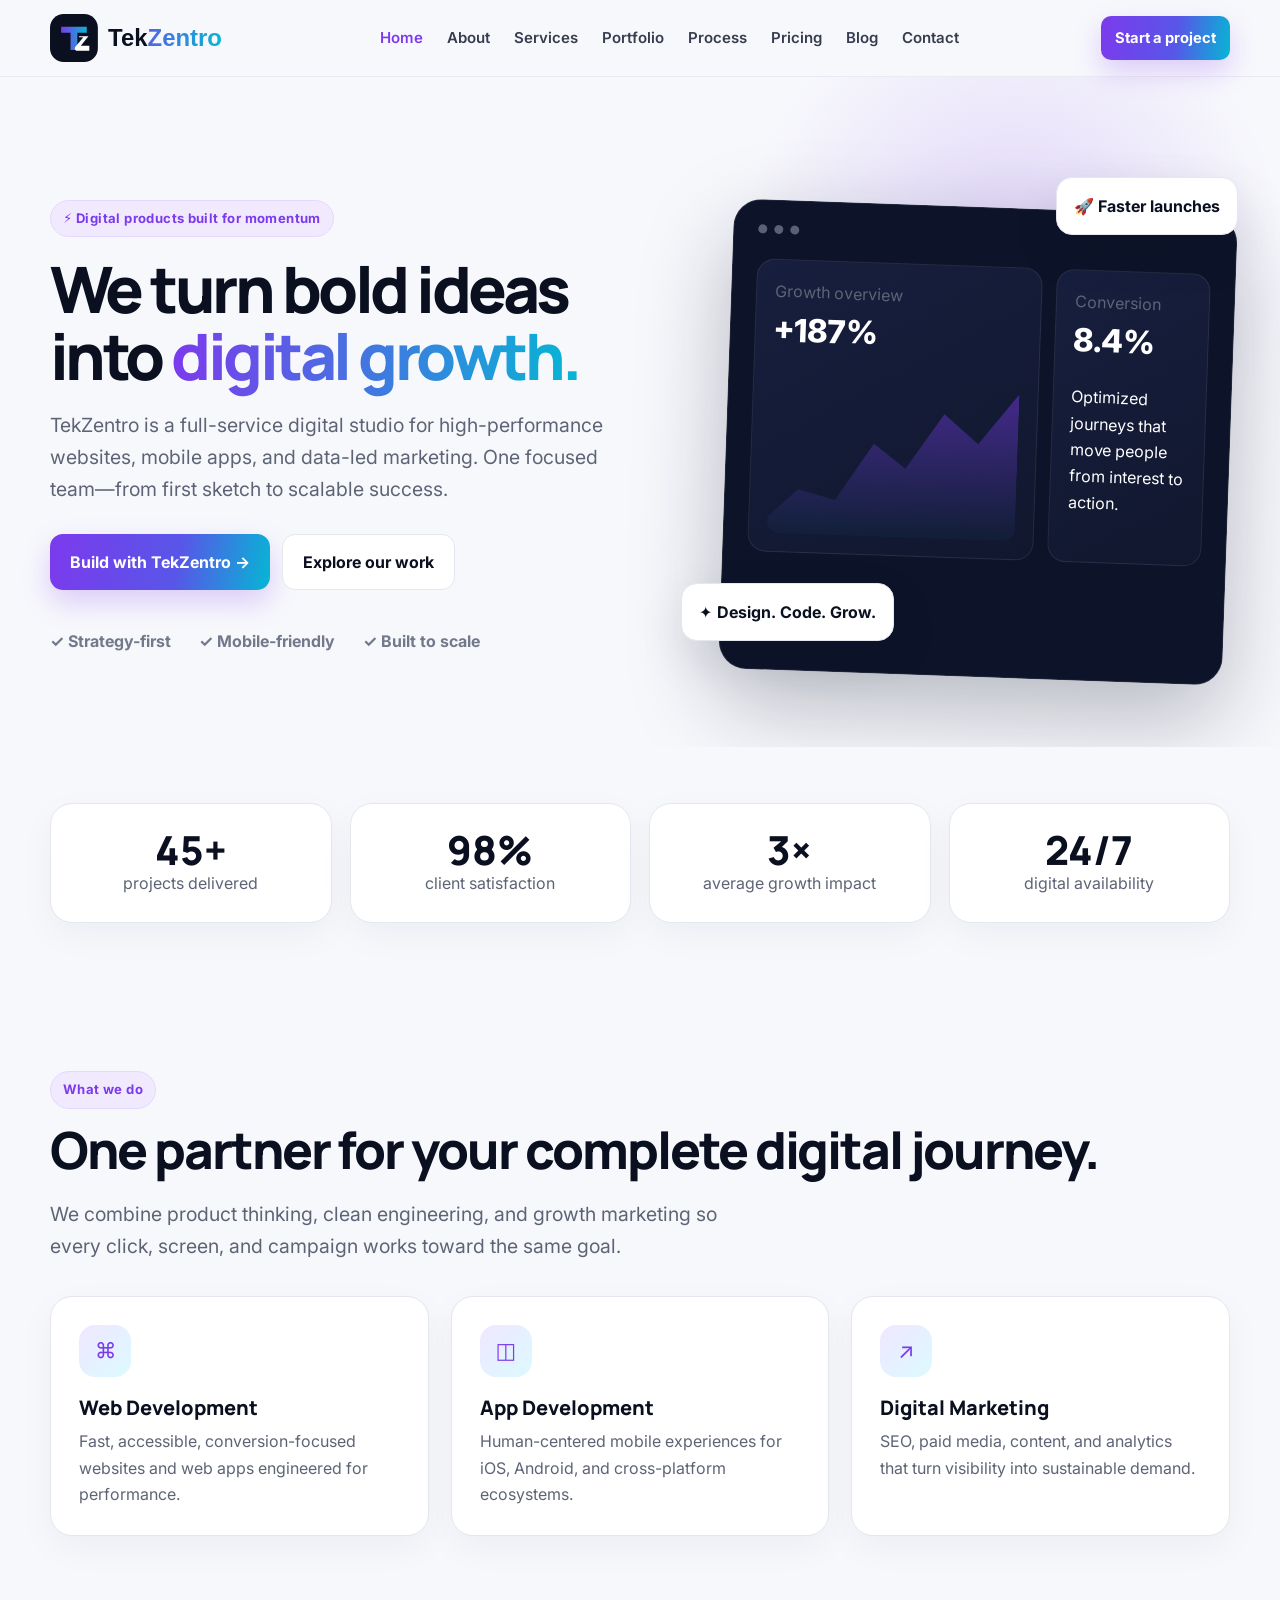
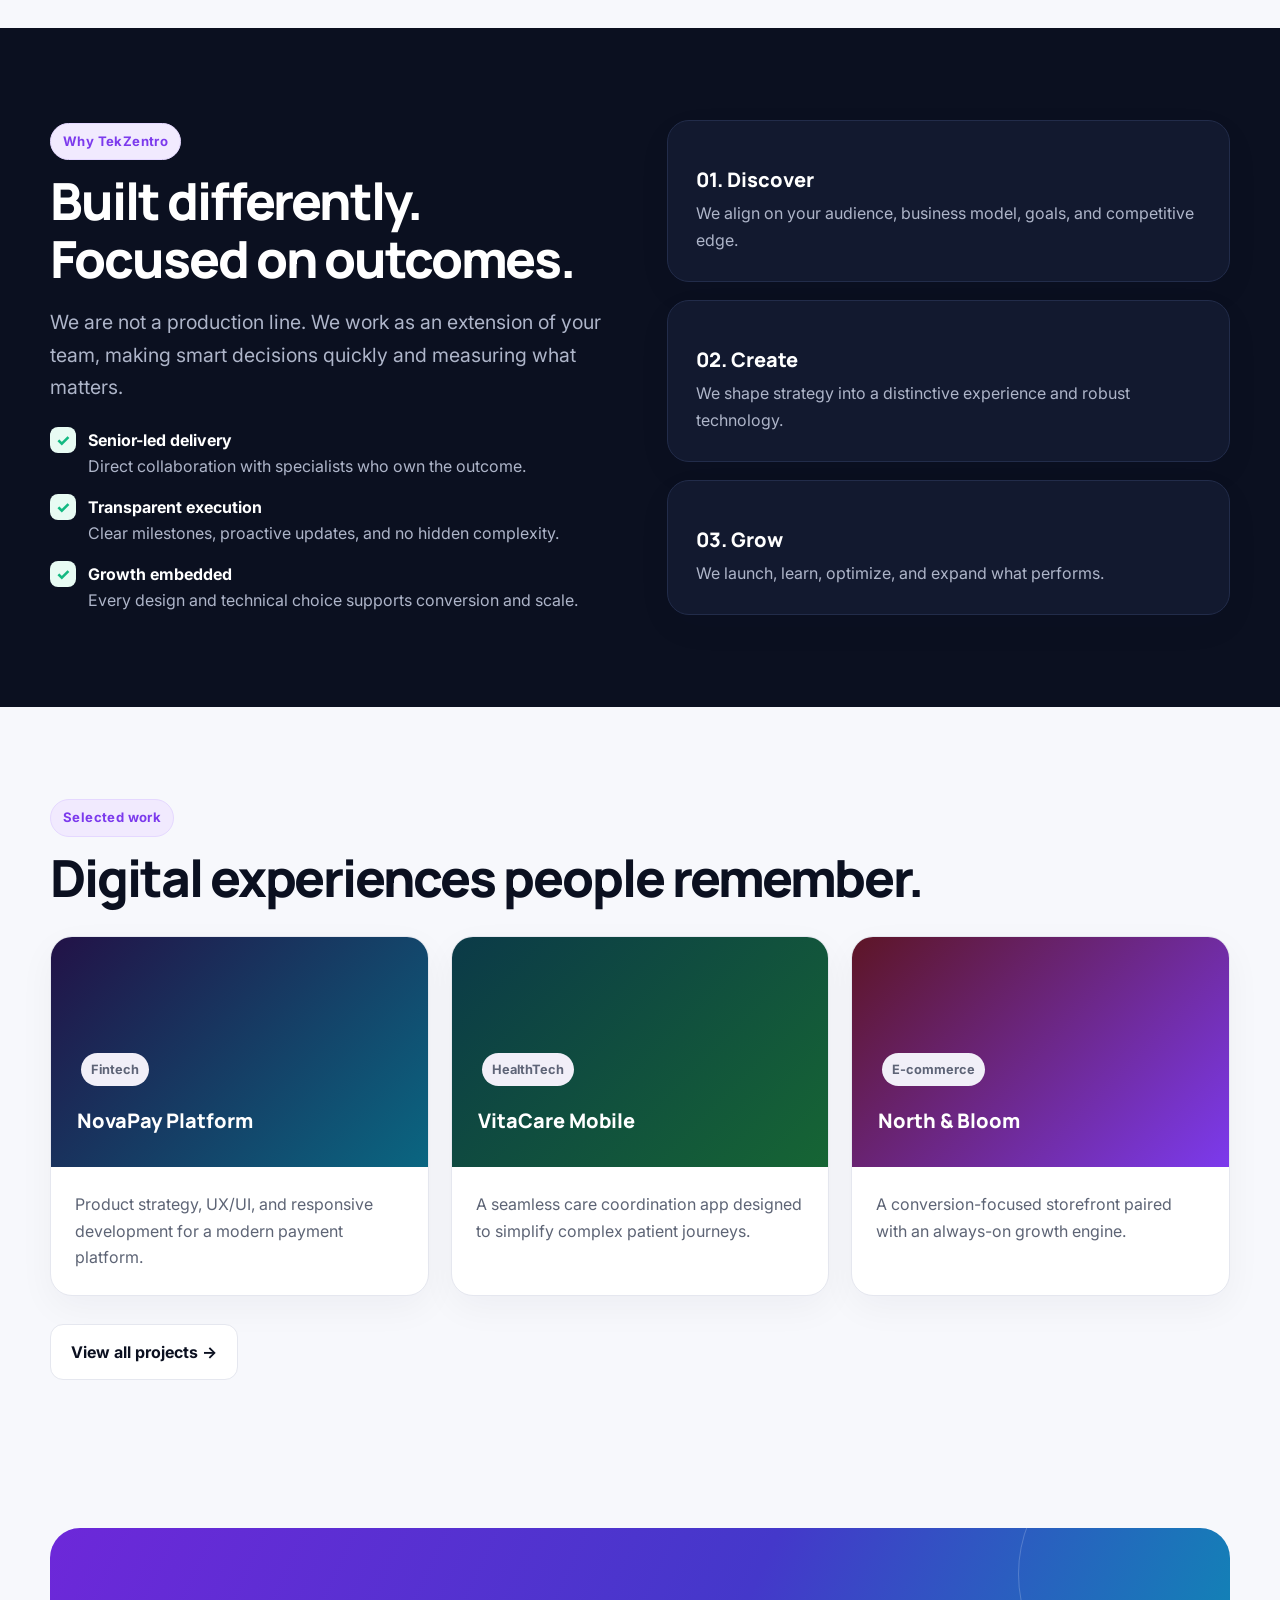
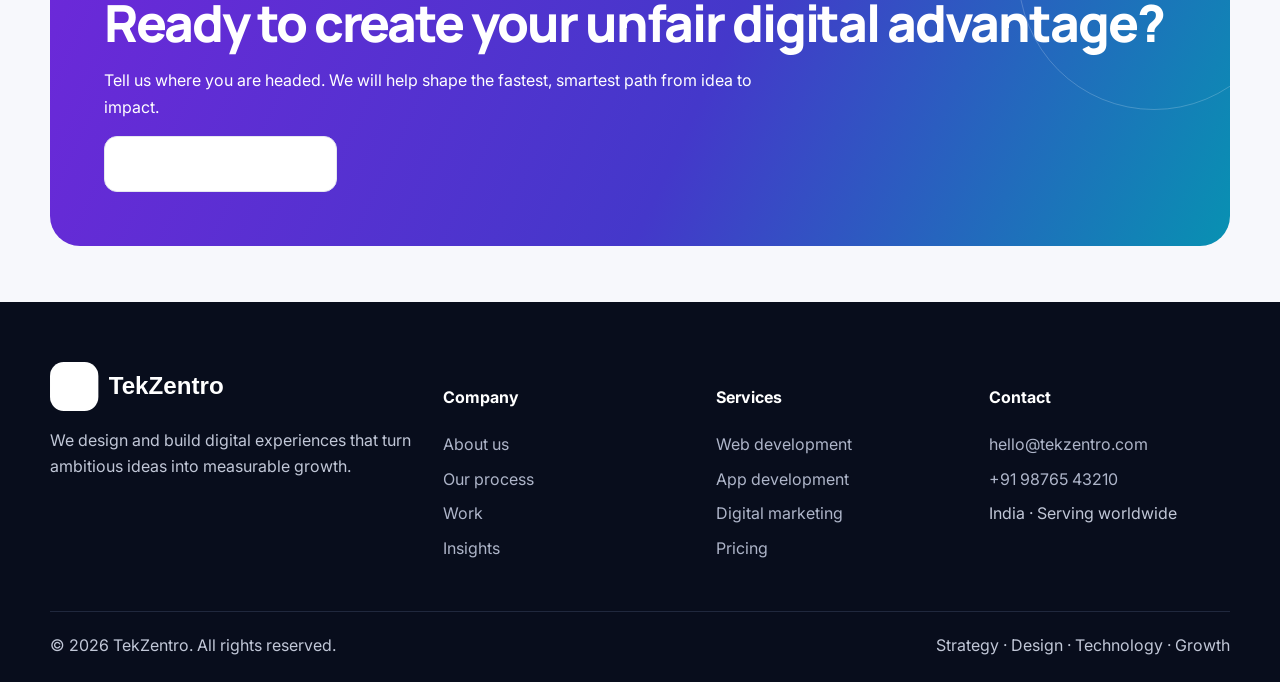
<file: index.html>
<!doctype html><html lang="en"><head><meta charset="utf-8"><meta name="viewport" content="width=device-width,initial-scale=1"><title>Digital Product & Growth Agency | TekZentro</title><meta name="description" content="TekZentro builds high-performance websites, mobile apps, and digital marketing systems for ambitious businesses."><link rel="icon" href="assets/img/logo.svg"><link rel="stylesheet" href="assets/css/style.css"></head><body><header class="site-header"><div class="container nav"><a class="brand" href="index.html"><img src="assets/img/logo.svg" alt="TekZentro"></a><nav class="nav-links"><a class="active" href="index.html">Home</a><a class="" href="about.html">About</a><a class="" href="services.html">Services</a><a class="" href="portfolio.html">Portfolio</a><a class="" href="process.html">Process</a><a class="" href="pricing.html">Pricing</a><a class="" href="blog.html">Blog</a><a class="" href="contact.html">Contact</a></nav><a class="btn btn-primary btn-sm" href="contact.html">Start a project</a><button class="menu-btn" aria-label="Toggle navigation" aria-expanded="false">☰</button></div></header><main>
<section class="hero"><div class="container hero-grid"><div><span class="eyebrow">⚡ Digital products built for momentum</span><h1 class="title">We turn bold ideas into <span class="gradient-text">digital growth.</span></h1><p class="lead">TekZentro is a full-service digital studio for high-performance websites, mobile apps, and data-led marketing. One focused team—from first sketch to scalable success.</p><div class="actions"><a class="btn btn-primary" href="contact.html">Build with TekZentro →</a><a class="btn btn-secondary" href="portfolio.html">Explore our work</a></div><div class="trust-row"><span class="trust-item">✓ Strategy-first</span><span class="trust-item">✓ Mobile-friendly</span><span class="trust-item">✓ Built to scale</span></div></div><div class="hero-visual"><div class="dashboard"><div class="window-bar"><i class="dot"></i><i class="dot"></i><i class="dot"></i></div><div class="dash-grid"><div class="panel"><span class="muted">Growth overview</span><div class="metric">+187%</div><div class="chart"></div></div><div class="panel"><span class="muted">Conversion</span><div class="metric">8.4%</div><p>Optimized journeys that move people from interest to action.</p></div></div></div><div class="float-card float-one">🚀 Faster launches</div><div class="float-card float-two">✦ Design. Code. Grow.</div></div></div></section>
<section class="section-sm"><div class="container grid-4"><div class="card stat"><strong>45+</strong><span>projects delivered</span></div><div class="card stat"><strong>98%</strong><span>client satisfaction</span></div><div class="card stat"><strong>3×</strong><span>average growth impact</span></div><div class="card stat"><strong>24/7</strong><span>digital availability</span></div></div></section>
<section class="section"><div class="container"><span class="eyebrow">What we do</span><h2 class="section-title">One partner for your complete digital journey.</h2><p class="lead">We combine product thinking, clean engineering, and growth marketing so every click, screen, and campaign works toward the same goal.</p><div class="grid-3" style="margin-top:34px"><a class="card" href="web-development.html"><div class="service-icon">⌘</div><h3>Web Development</h3><p>Fast, accessible, conversion-focused websites and web apps engineered for performance.</p></a><a class="card" href="app-development.html"><div class="service-icon">◫</div><h3>App Development</h3><p>Human-centered mobile experiences for iOS, Android, and cross-platform ecosystems.</p></a><a class="card" href="digital-marketing.html"><div class="service-icon">↗</div><h3>Digital Marketing</h3><p>SEO, paid media, content, and analytics that turn visibility into sustainable demand.</p></a></div></div></section>
<section class="section dark-section"><div class="container split"><div><span class="eyebrow">Why TekZentro</span><h2 class="section-title">Built differently. Focused on outcomes.</h2><p class="lead">We are not a production line. We work as an extension of your team, making smart decisions quickly and measuring what matters.</p><div class="feature-list"><div class="feature"><span class="check">✓</span><div><strong>Senior-led delivery</strong><div class="muted">Direct collaboration with specialists who own the outcome.</div></div></div><div class="feature"><span class="check">✓</span><div><strong>Transparent execution</strong><div class="muted">Clear milestones, proactive updates, and no hidden complexity.</div></div></div><div class="feature"><span class="check">✓</span><div><strong>Growth embedded</strong><div class="muted">Every design and technical choice supports conversion and scale.</div></div></div></div></div><div class="grid-2"><div class="card"><h3>01. Discover</h3><p>We align on your audience, business model, goals, and competitive edge.</p></div><div class="card" style="margin-top:18px"><h3>02. Create</h3><p>We shape strategy into a distinctive experience and robust technology.</p></div><div class="card" style="margin-top:18px"><h3>03. Grow</h3><p>We launch, learn, optimize, and expand what performs.</p></div></div></div></section>
<section class="section"><div class="container"><span class="eyebrow">Selected work</span><h2 class="section-title">Digital experiences people remember.</h2><div class="grid-3" style="margin-top:30px"><div class="card project-card"><div class="project-thumb"><div><span class="tag">Fintech</span><h3>NovaPay Platform</h3></div></div><div class="project-meta"><p>Product strategy, UX/UI, and responsive development for a modern payment platform.</p></div></div><div class="card project-card"><div class="project-thumb alt"><div><span class="tag">HealthTech</span><h3>VitaCare Mobile</h3></div></div><div class="project-meta"><p>A seamless care coordination app designed to simplify complex patient journeys.</p></div></div><div class="card project-card"><div class="project-thumb third"><div><span class="tag">E-commerce</span><h3>North & Bloom</h3></div></div><div class="project-meta"><p>A conversion-focused storefront paired with an always-on growth engine.</p></div></div></div><div class="actions"><a class="btn btn-secondary" href="portfolio.html">View all projects →</a></div></div></section>
<section class="section-sm"><div class="container cta"><h2 class="section-title">Ready to create your unfair digital advantage?</h2><p style="max-width:650px">Tell us where you are headed. We will help shape the fastest, smartest path from idea to impact.</p><a class="btn btn-secondary" href="contact.html">Start the conversation →</a></div></section></main><footer class="footer"><div class="container"><div class="footer-grid"><div><img src="assets/img/logo.svg" alt="TekZentro" style="width:190px;filter:brightness(0) invert(1)"><p>We design and build digital experiences that turn ambitious ideas into measurable growth.</p></div><div><h4>Company</h4><a href="about.html">About us</a><a href="process.html">Our process</a><a href="portfolio.html">Work</a><a href="blog.html">Insights</a></div><div><h4>Services</h4><a href="web-development.html">Web development</a><a href="app-development.html">App development</a><a href="digital-marketing.html">Digital marketing</a><a href="pricing.html">Pricing</a></div><div><h4>Contact</h4><a href="mailto:hello@tekzentro.com">hello@tekzentro.com</a><a href="tel:+919876543210">+91 98765 43210</a><span>India · Serving worldwide</span></div></div><div class="copyright"><span>© <span data-year></span> TekZentro. All rights reserved.</span><span>Strategy · Design · Technology · Growth</span></div></div></footer><script src="assets/js/main.js"></script></body></html>
</file>
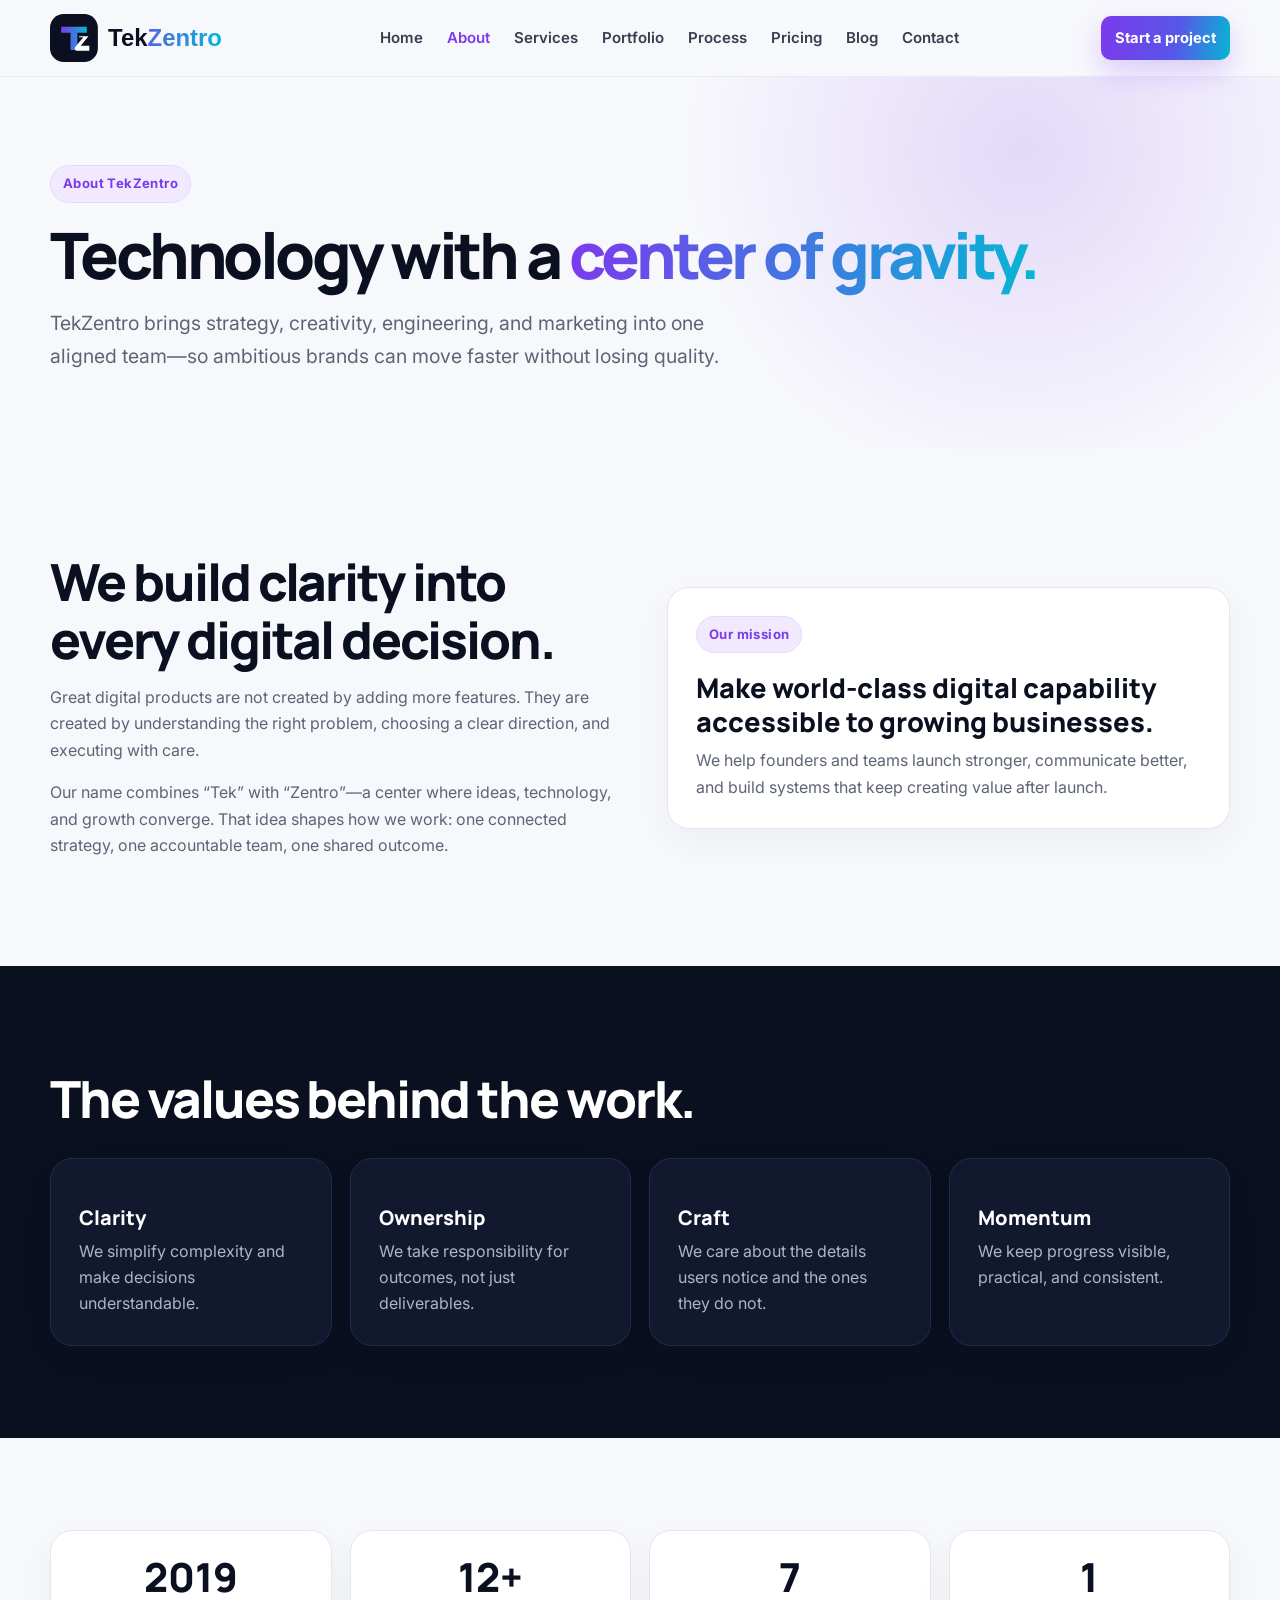
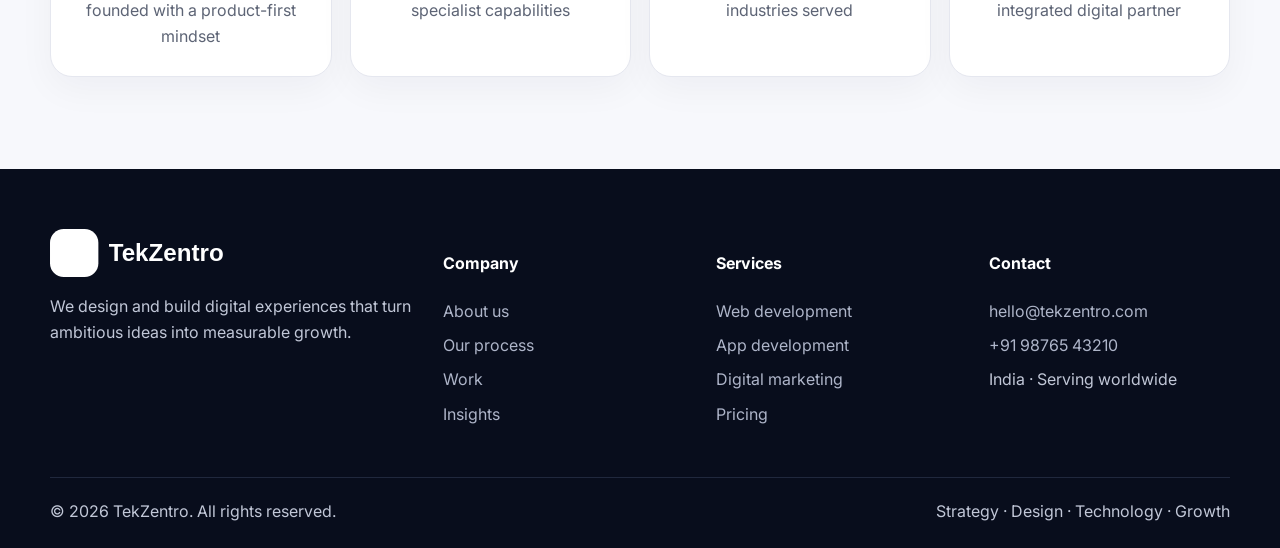
<file: about.html>
<!doctype html><html lang="en"><head><meta charset="utf-8"><meta name="viewport" content="width=device-width,initial-scale=1"><title>About Us | TekZentro</title><meta name="description" content="Meet TekZentro, an integrated digital agency combining strategy, design, engineering, and growth."><link rel="icon" href="assets/img/logo.svg"><link rel="stylesheet" href="assets/css/style.css"></head><body><header class="site-header"><div class="container nav"><a class="brand" href="index.html"><img src="assets/img/logo.svg" alt="TekZentro"></a><nav class="nav-links"><a class="" href="index.html">Home</a><a class="active" href="about.html">About</a><a class="" href="services.html">Services</a><a class="" href="portfolio.html">Portfolio</a><a class="" href="process.html">Process</a><a class="" href="pricing.html">Pricing</a><a class="" href="blog.html">Blog</a><a class="" href="contact.html">Contact</a></nav><a class="btn btn-primary btn-sm" href="contact.html">Start a project</a><button class="menu-btn" aria-label="Toggle navigation" aria-expanded="false">☰</button></div></header><main><section class="page-hero"><div class="container"><span class="eyebrow">About TekZentro</span><h1 class="title">Technology with a <span class="gradient-text">center of gravity.</span></h1><p class="lead">TekZentro brings strategy, creativity, engineering, and marketing into one aligned team—so ambitious brands can move faster without losing quality.</p></div></section><section class="section"><div class="container split"><div><h2 class="section-title">We build clarity into every digital decision.</h2><p class="muted">Great digital products are not created by adding more features. They are created by understanding the right problem, choosing a clear direction, and executing with care.</p><p class="muted">Our name combines “Tek” with “Zentro”—a center where ideas, technology, and growth converge. That idea shapes how we work: one connected strategy, one accountable team, one shared outcome.</p></div><div class="card"><span class="eyebrow">Our mission</span><h3 style="font-size:1.7rem">Make world-class digital capability accessible to growing businesses.</h3><p>We help founders and teams launch stronger, communicate better, and build systems that keep creating value after launch.</p></div></div></section><section class="section dark-section"><div class="container"><h2 class="section-title">The values behind the work.</h2><div class="grid-4" style="margin-top:30px"><div class="card"><h3>Clarity</h3><p>We simplify complexity and make decisions understandable.</p></div><div class="card"><h3>Ownership</h3><p>We take responsibility for outcomes, not just deliverables.</p></div><div class="card"><h3>Craft</h3><p>We care about the details users notice and the ones they do not.</p></div><div class="card"><h3>Momentum</h3><p>We keep progress visible, practical, and consistent.</p></div></div></div></section><section class="section"><div class="container"><div class="grid-4"><div class="card stat"><strong>2019</strong><span>founded with a product-first mindset</span></div><div class="card stat"><strong>12+</strong><span>specialist capabilities</span></div><div class="card stat"><strong>7</strong><span>industries served</span></div><div class="card stat"><strong>1</strong><span>integrated digital partner</span></div></div></div></section></main><footer class="footer"><div class="container"><div class="footer-grid"><div><img src="assets/img/logo.svg" alt="TekZentro" style="width:190px;filter:brightness(0) invert(1)"><p>We design and build digital experiences that turn ambitious ideas into measurable growth.</p></div><div><h4>Company</h4><a href="about.html">About us</a><a href="process.html">Our process</a><a href="portfolio.html">Work</a><a href="blog.html">Insights</a></div><div><h4>Services</h4><a href="web-development.html">Web development</a><a href="app-development.html">App development</a><a href="digital-marketing.html">Digital marketing</a><a href="pricing.html">Pricing</a></div><div><h4>Contact</h4><a href="mailto:hello@tekzentro.com">hello@tekzentro.com</a><a href="tel:+919876543210">+91 98765 43210</a><span>India · Serving worldwide</span></div></div><div class="copyright"><span>© <span data-year></span> TekZentro. All rights reserved.</span><span>Strategy · Design · Technology · Growth</span></div></div></footer><script src="assets/js/main.js"></script></body></html>
</file>
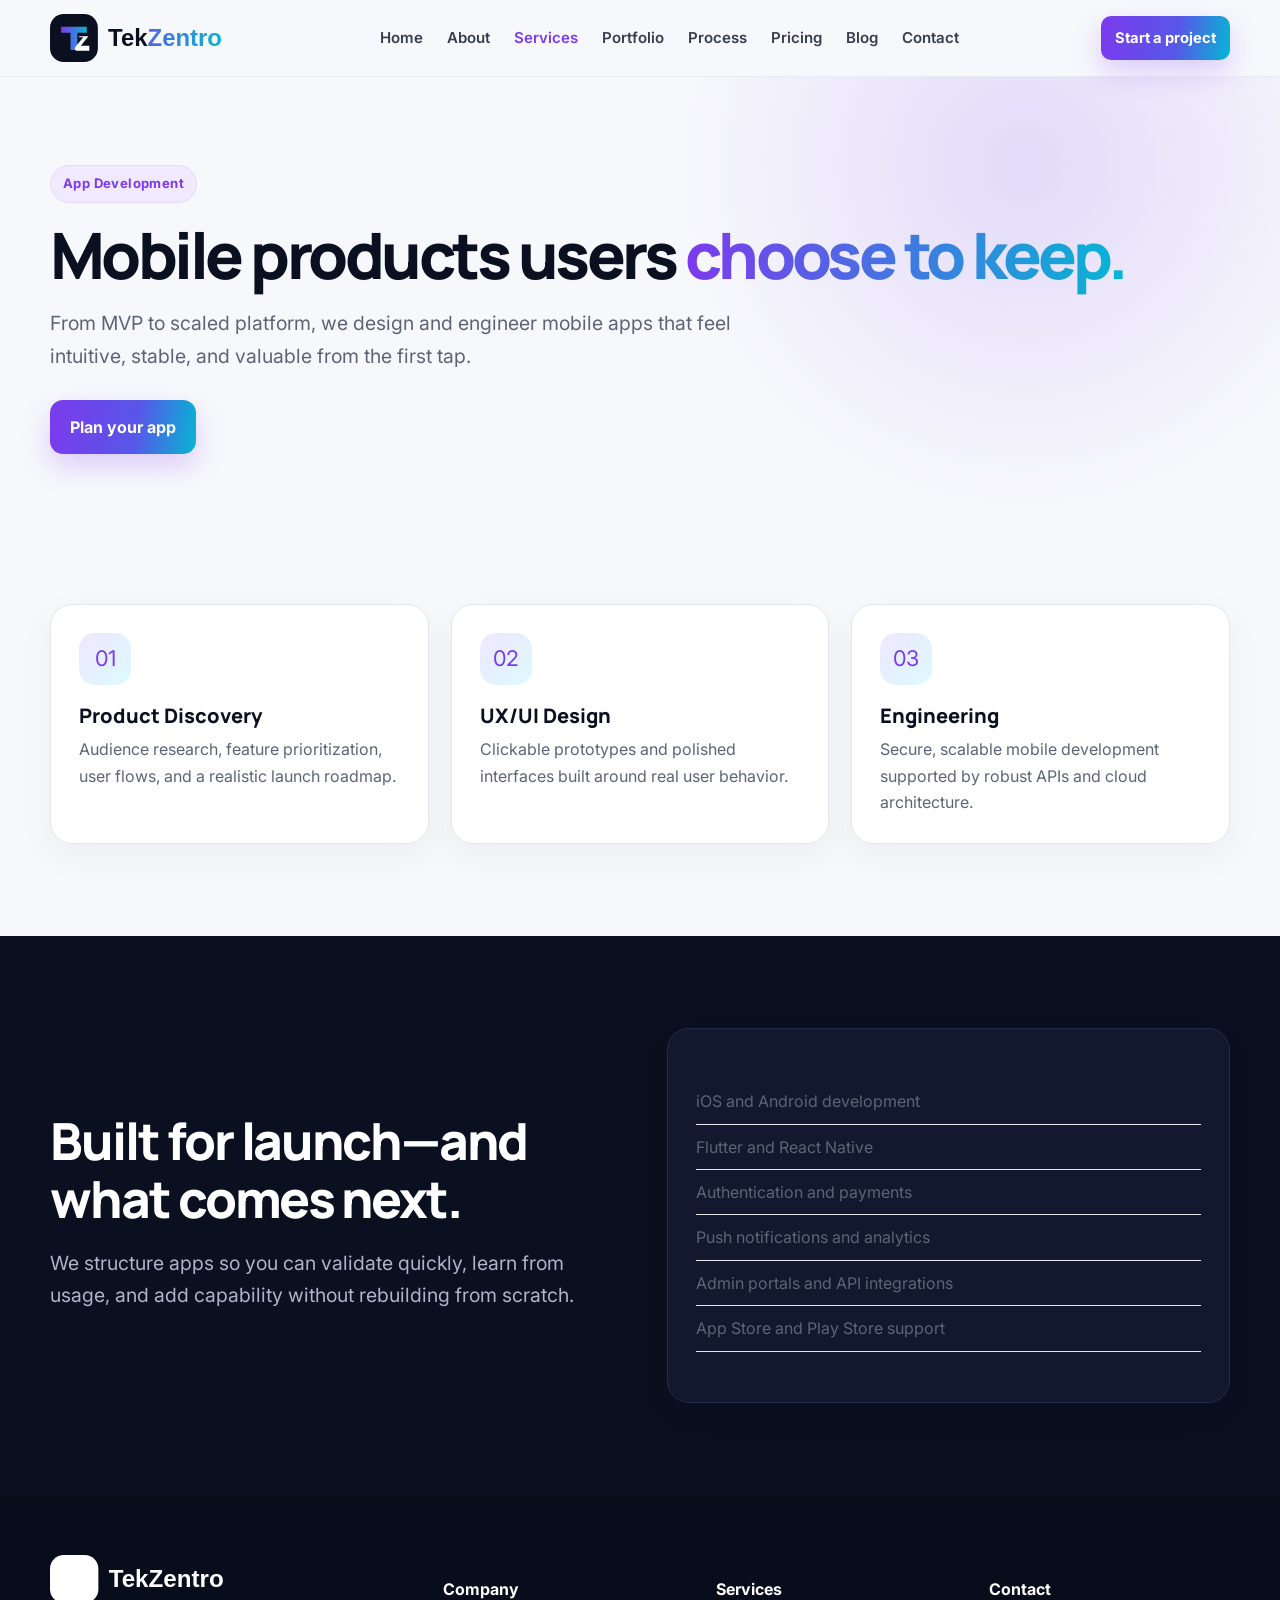
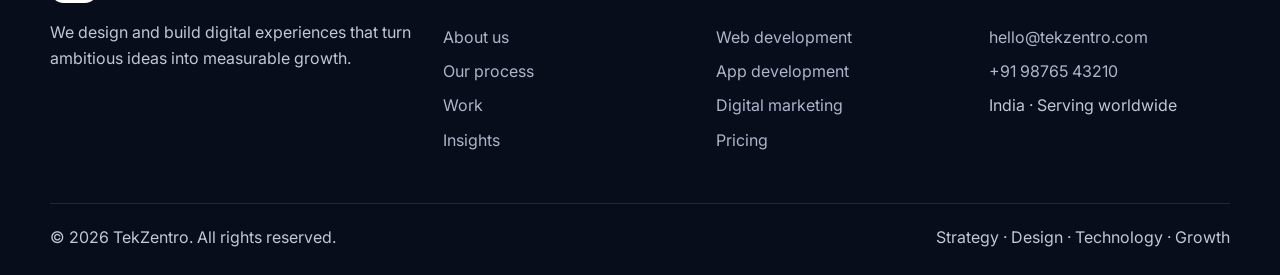
<file: app-development.html>
<!doctype html><html lang="en"><head><meta charset="utf-8"><meta name="viewport" content="width=device-width,initial-scale=1"><title>App Development | TekZentro</title><meta name="description" content="Mobile app strategy, design, and development for iOS, Android, and cross-platform products."><link rel="icon" href="assets/img/logo.svg"><link rel="stylesheet" href="assets/css/style.css"></head><body><header class="site-header"><div class="container nav"><a class="brand" href="index.html"><img src="assets/img/logo.svg" alt="TekZentro"></a><nav class="nav-links"><a class="" href="index.html">Home</a><a class="" href="about.html">About</a><a class="active" href="services.html">Services</a><a class="" href="portfolio.html">Portfolio</a><a class="" href="process.html">Process</a><a class="" href="pricing.html">Pricing</a><a class="" href="blog.html">Blog</a><a class="" href="contact.html">Contact</a></nav><a class="btn btn-primary btn-sm" href="contact.html">Start a project</a><button class="menu-btn" aria-label="Toggle navigation" aria-expanded="false">☰</button></div></header><main><section class="page-hero"><div class="container"><span class="eyebrow">App Development</span><h1 class="title">Mobile products users <span class="gradient-text">choose to keep.</span></h1><p class="lead">From MVP to scaled platform, we design and engineer mobile apps that feel intuitive, stable, and valuable from the first tap.</p><div class="actions"><a class="btn btn-primary" href="contact.html">Plan your app</a></div></div></section><section class="section"><div class="container grid-3"><div class="card"><div class="service-icon">01</div><h3>Product Discovery</h3><p>Audience research, feature prioritization, user flows, and a realistic launch roadmap.</p></div><div class="card"><div class="service-icon">02</div><h3>UX/UI Design</h3><p>Clickable prototypes and polished interfaces built around real user behavior.</p></div><div class="card"><div class="service-icon">03</div><h3>Engineering</h3><p>Secure, scalable mobile development supported by robust APIs and cloud architecture.</p></div></div></section><section class="section dark-section"><div class="container split"><div><h2 class="section-title">Built for launch—and what comes next.</h2><p class="lead">We structure apps so you can validate quickly, learn from usage, and add capability without rebuilding from scratch.</p></div><div class="card"><ul class="list-clean"><li>iOS and Android development</li><li>Flutter and React Native</li><li>Authentication and payments</li><li>Push notifications and analytics</li><li>Admin portals and API integrations</li><li>App Store and Play Store support</li></ul></div></div></section></main><footer class="footer"><div class="container"><div class="footer-grid"><div><img src="assets/img/logo.svg" alt="TekZentro" style="width:190px;filter:brightness(0) invert(1)"><p>We design and build digital experiences that turn ambitious ideas into measurable growth.</p></div><div><h4>Company</h4><a href="about.html">About us</a><a href="process.html">Our process</a><a href="portfolio.html">Work</a><a href="blog.html">Insights</a></div><div><h4>Services</h4><a href="web-development.html">Web development</a><a href="app-development.html">App development</a><a href="digital-marketing.html">Digital marketing</a><a href="pricing.html">Pricing</a></div><div><h4>Contact</h4><a href="mailto:hello@tekzentro.com">hello@tekzentro.com</a><a href="tel:+919876543210">+91 98765 43210</a><span>India · Serving worldwide</span></div></div><div class="copyright"><span>© <span data-year></span> TekZentro. All rights reserved.</span><span>Strategy · Design · Technology · Growth</span></div></div></footer><script src="assets/js/main.js"></script></body></html>
</file>
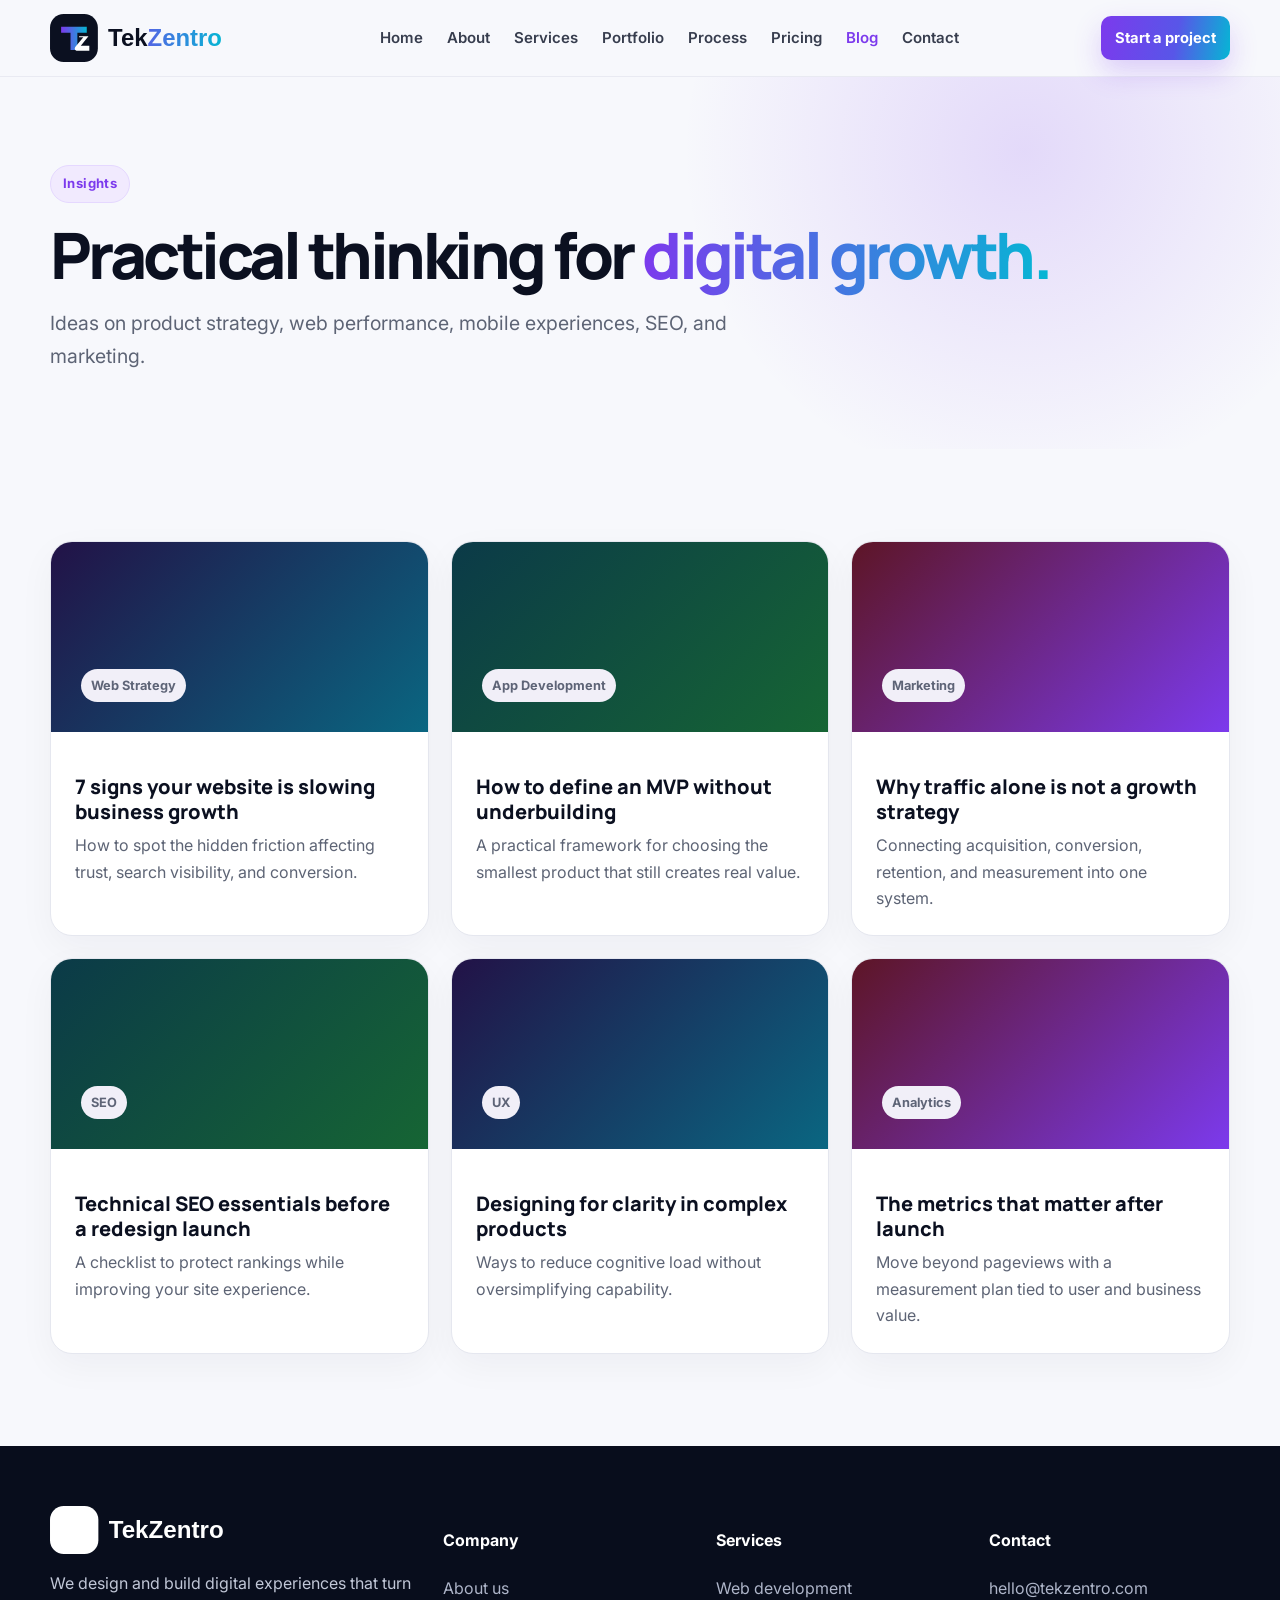
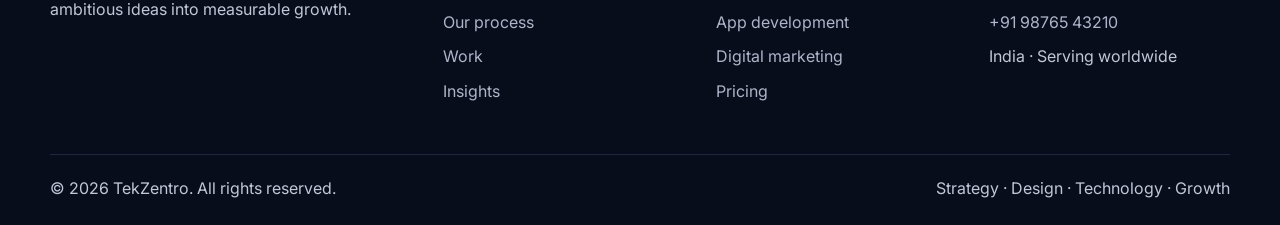
<file: blog.html>
<!doctype html><html lang="en"><head><meta charset="utf-8"><meta name="viewport" content="width=device-width,initial-scale=1"><title>Insights & Blog | TekZentro</title><meta name="description" content="TekZentro insights on web development, apps, UX, SEO, and digital marketing."><link rel="icon" href="assets/img/logo.svg"><link rel="stylesheet" href="assets/css/style.css"></head><body><header class="site-header"><div class="container nav"><a class="brand" href="index.html"><img src="assets/img/logo.svg" alt="TekZentro"></a><nav class="nav-links"><a class="" href="index.html">Home</a><a class="" href="about.html">About</a><a class="" href="services.html">Services</a><a class="" href="portfolio.html">Portfolio</a><a class="" href="process.html">Process</a><a class="" href="pricing.html">Pricing</a><a class="active" href="blog.html">Blog</a><a class="" href="contact.html">Contact</a></nav><a class="btn btn-primary btn-sm" href="contact.html">Start a project</a><button class="menu-btn" aria-label="Toggle navigation" aria-expanded="false">☰</button></div></header><main><section class="page-hero"><div class="container"><span class="eyebrow">Insights</span><h1 class="title">Practical thinking for <span class="gradient-text">digital growth.</span></h1><p class="lead">Ideas on product strategy, web performance, mobile experiences, SEO, and marketing.</p></div></section><section class="section"><div class="container grid-3"><article class="card project-card blog-card"><div class="project-thumb"><span class="tag">Web Strategy</span></div><div class="project-meta"><h3>7 signs your website is slowing business growth</h3><p>How to spot the hidden friction affecting trust, search visibility, and conversion.</p></div></article><article class="card project-card blog-card"><div class="project-thumb alt"><span class="tag">App Development</span></div><div class="project-meta"><h3>How to define an MVP without underbuilding</h3><p>A practical framework for choosing the smallest product that still creates real value.</p></div></article><article class="card project-card blog-card"><div class="project-thumb third"><span class="tag">Marketing</span></div><div class="project-meta"><h3>Why traffic alone is not a growth strategy</h3><p>Connecting acquisition, conversion, retention, and measurement into one system.</p></div></article><article class="card project-card blog-card"><div class="project-thumb alt"><span class="tag">SEO</span></div><div class="project-meta"><h3>Technical SEO essentials before a redesign launch</h3><p>A checklist to protect rankings while improving your site experience.</p></div></article><article class="card project-card blog-card"><div class="project-thumb"><span class="tag">UX</span></div><div class="project-meta"><h3>Designing for clarity in complex products</h3><p>Ways to reduce cognitive load without oversimplifying capability.</p></div></article><article class="card project-card blog-card"><div class="project-thumb third"><span class="tag">Analytics</span></div><div class="project-meta"><h3>The metrics that matter after launch</h3><p>Move beyond pageviews with a measurement plan tied to user and business value.</p></div></article></div></section></main><footer class="footer"><div class="container"><div class="footer-grid"><div><img src="assets/img/logo.svg" alt="TekZentro" style="width:190px;filter:brightness(0) invert(1)"><p>We design and build digital experiences that turn ambitious ideas into measurable growth.</p></div><div><h4>Company</h4><a href="about.html">About us</a><a href="process.html">Our process</a><a href="portfolio.html">Work</a><a href="blog.html">Insights</a></div><div><h4>Services</h4><a href="web-development.html">Web development</a><a href="app-development.html">App development</a><a href="digital-marketing.html">Digital marketing</a><a href="pricing.html">Pricing</a></div><div><h4>Contact</h4><a href="mailto:hello@tekzentro.com">hello@tekzentro.com</a><a href="tel:+919876543210">+91 98765 43210</a><span>India · Serving worldwide</span></div></div><div class="copyright"><span>© <span data-year></span> TekZentro. All rights reserved.</span><span>Strategy · Design · Technology · Growth</span></div></div></footer><script src="assets/js/main.js"></script></body></html>
</file>
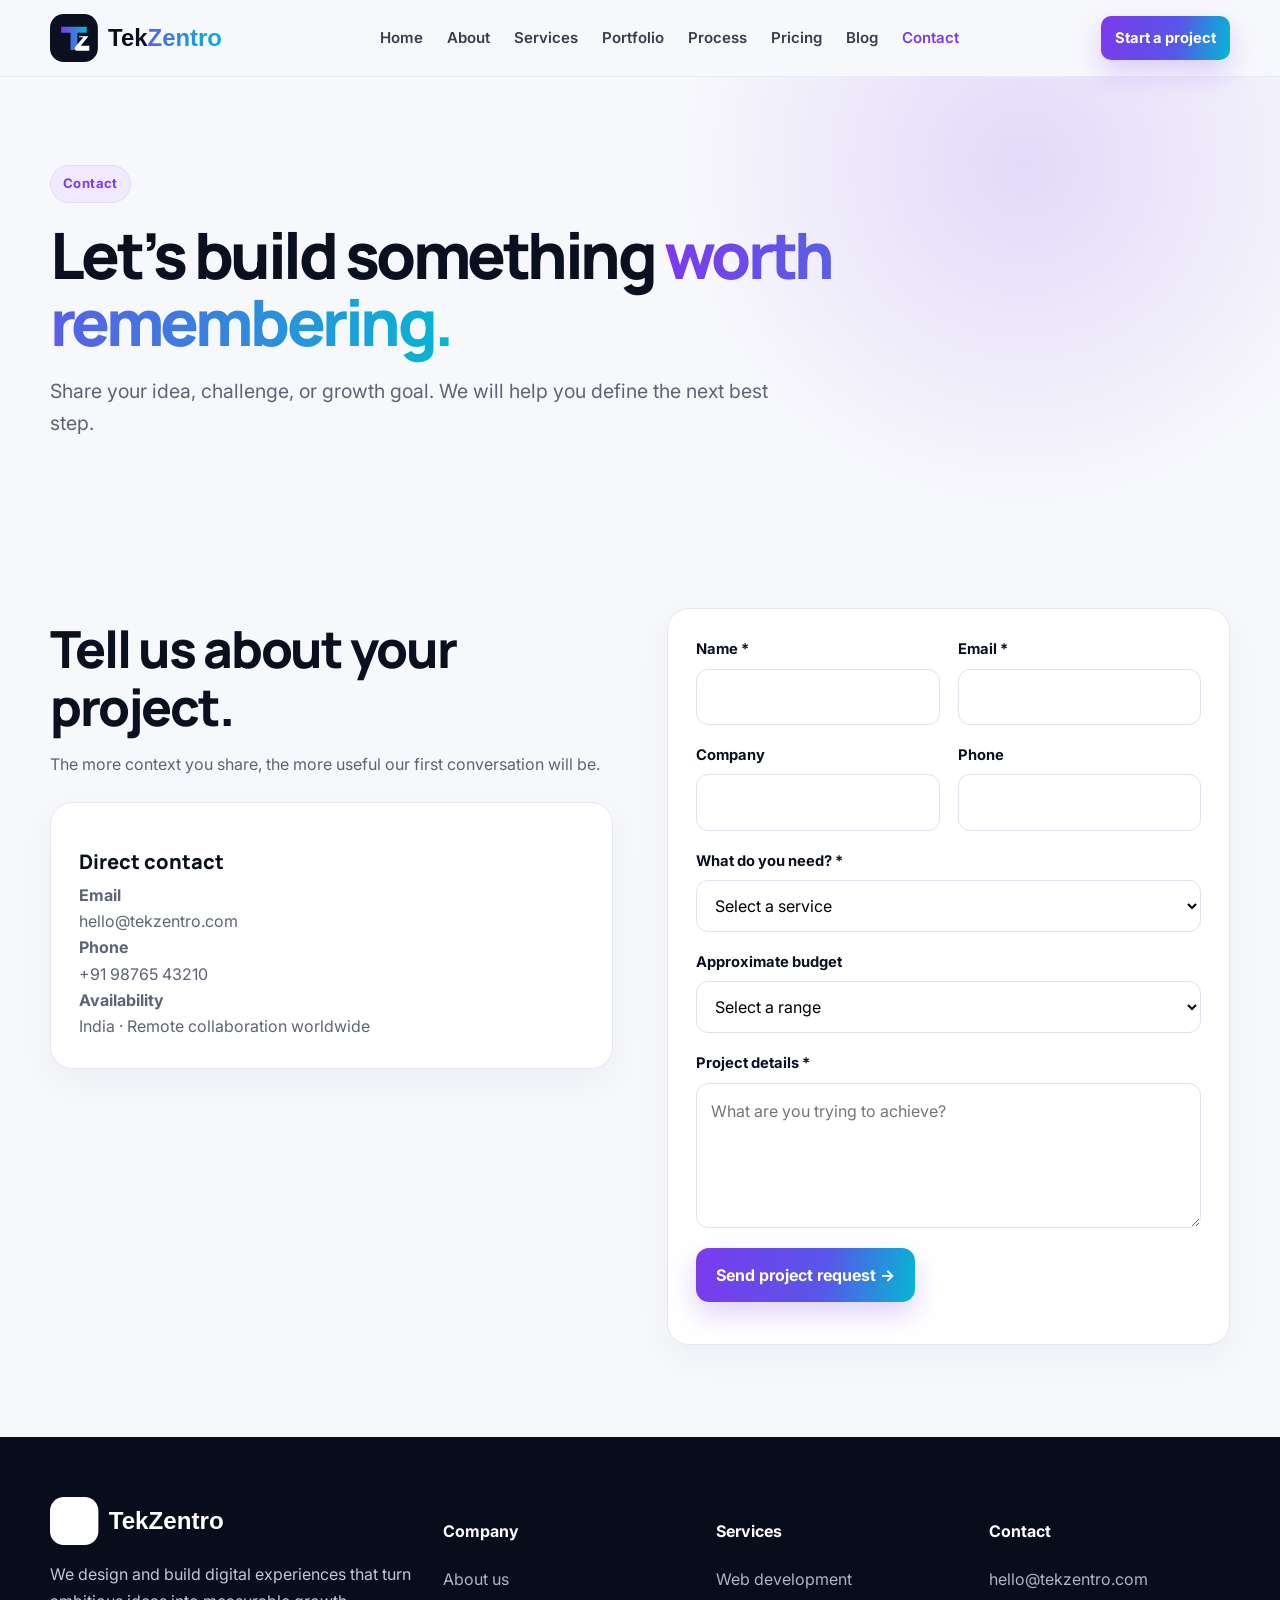
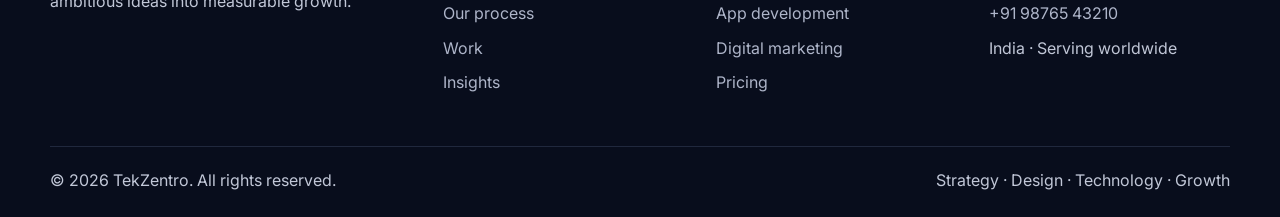
<file: contact.html>
<!doctype html><html lang="en"><head><meta charset="utf-8"><meta name="viewport" content="width=device-width,initial-scale=1"><title>Contact | TekZentro</title><meta name="description" content="Contact TekZentro to discuss your website, app, or digital marketing project."><link rel="icon" href="assets/img/logo.svg"><link rel="stylesheet" href="assets/css/style.css"></head><body><header class="site-header"><div class="container nav"><a class="brand" href="index.html"><img src="assets/img/logo.svg" alt="TekZentro"></a><nav class="nav-links"><a class="" href="index.html">Home</a><a class="" href="about.html">About</a><a class="" href="services.html">Services</a><a class="" href="portfolio.html">Portfolio</a><a class="" href="process.html">Process</a><a class="" href="pricing.html">Pricing</a><a class="" href="blog.html">Blog</a><a class="active" href="contact.html">Contact</a></nav><a class="btn btn-primary btn-sm" href="contact.html">Start a project</a><button class="menu-btn" aria-label="Toggle navigation" aria-expanded="false">☰</button></div></header><main><section class="page-hero"><div class="container"><span class="eyebrow">Contact</span><h1 class="title">Let’s build something <span class="gradient-text">worth remembering.</span></h1><p class="lead">Share your idea, challenge, or growth goal. We will help you define the next best step.</p></div></section><section class="section"><div class="container split" style="align-items:start"><div><h2 class="section-title">Tell us about your project.</h2><p class="muted">The more context you share, the more useful our first conversation will be.</p><div class="card" style="margin-top:24px"><h3>Direct contact</h3><p><strong>Email</strong><br><a href="mailto:hello@tekzentro.com">hello@tekzentro.com</a></p><p><strong>Phone</strong><br><a href="tel:+919876543210">+91 98765 43210</a></p><p><strong>Availability</strong><br>India · Remote collaboration worldwide</p></div></div><form class="card" id="contactForm" novalidate><div class="form-grid"><div class="field"><label for="name">Name *</label><input id="name" name="name" autocomplete="name" required></div><div class="field"><label for="email">Email *</label><input id="email" name="email" type="email" autocomplete="email" required></div><div class="field"><label for="company">Company</label><input id="company" name="company" autocomplete="organization"></div><div class="field"><label for="phone">Phone</label><input id="phone" name="phone" type="tel" autocomplete="tel"></div><div class="field full"><label for="service">What do you need? *</label><select id="service" name="service" required><option value="">Select a service</option><option>Website design & development</option><option>Mobile app development</option><option>Digital marketing</option><option>End-to-end digital partner</option><option>Not sure yet</option></select></div><div class="field full"><label for="budget">Approximate budget</label><select id="budget" name="budget"><option value="">Select a range</option><option>Below ₹1 lakh</option><option>₹1–3 lakh</option><option>₹3–8 lakh</option><option>₹8 lakh+</option></select></div><div class="field full"><label for="message">Project details *</label><textarea id="message" name="message" placeholder="What are you trying to achieve?" required></textarea></div></div><button class="btn btn-primary" type="submit" style="margin-top:20px">Send project request →</button><div class="form-status" role="status" aria-live="polite"></div></form></div></section></main><footer class="footer"><div class="container"><div class="footer-grid"><div><img src="assets/img/logo.svg" alt="TekZentro" style="width:190px;filter:brightness(0) invert(1)"><p>We design and build digital experiences that turn ambitious ideas into measurable growth.</p></div><div><h4>Company</h4><a href="about.html">About us</a><a href="process.html">Our process</a><a href="portfolio.html">Work</a><a href="blog.html">Insights</a></div><div><h4>Services</h4><a href="web-development.html">Web development</a><a href="app-development.html">App development</a><a href="digital-marketing.html">Digital marketing</a><a href="pricing.html">Pricing</a></div><div><h4>Contact</h4><a href="mailto:hello@tekzentro.com">hello@tekzentro.com</a><a href="tel:+919876543210">+91 98765 43210</a><span>India · Serving worldwide</span></div></div><div class="copyright"><span>© <span data-year></span> TekZentro. All rights reserved.</span><span>Strategy · Design · Technology · Growth</span></div></div></footer><script src="assets/js/main.js"></script></body></html>
</file>
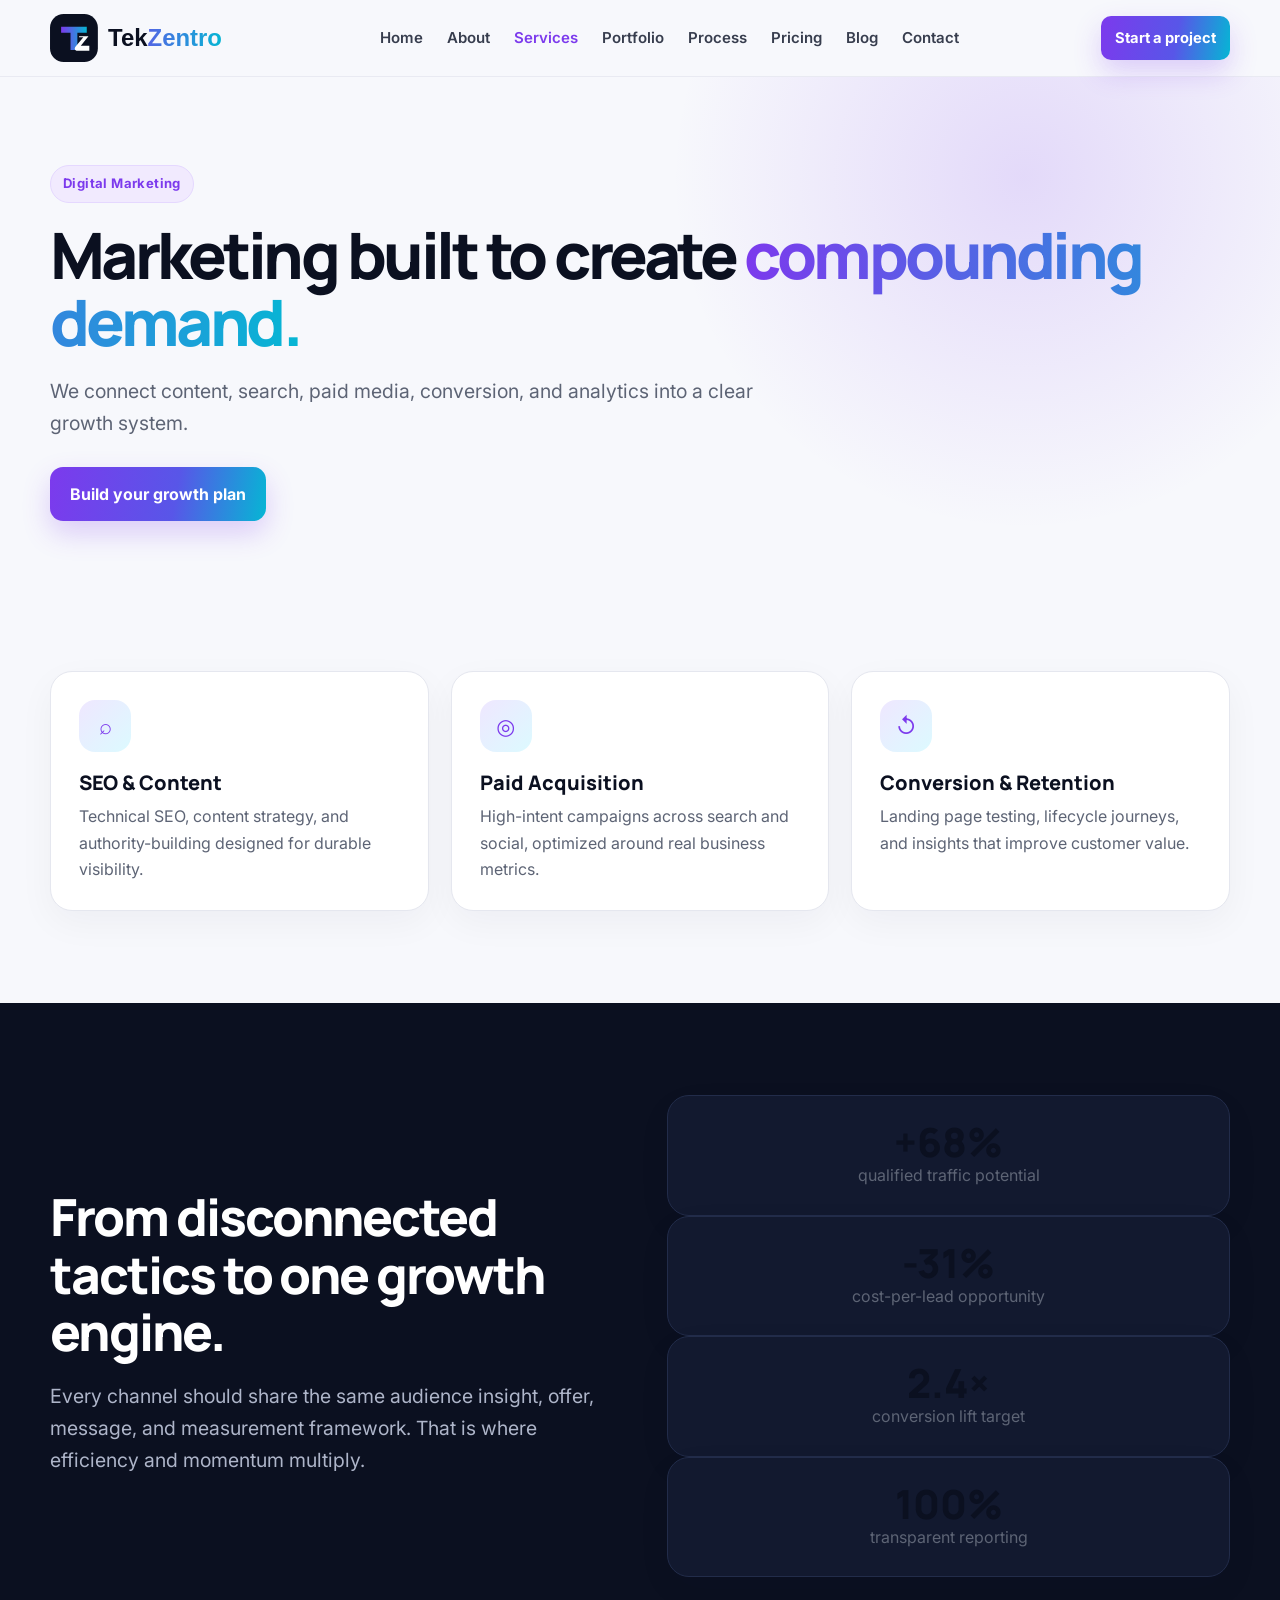
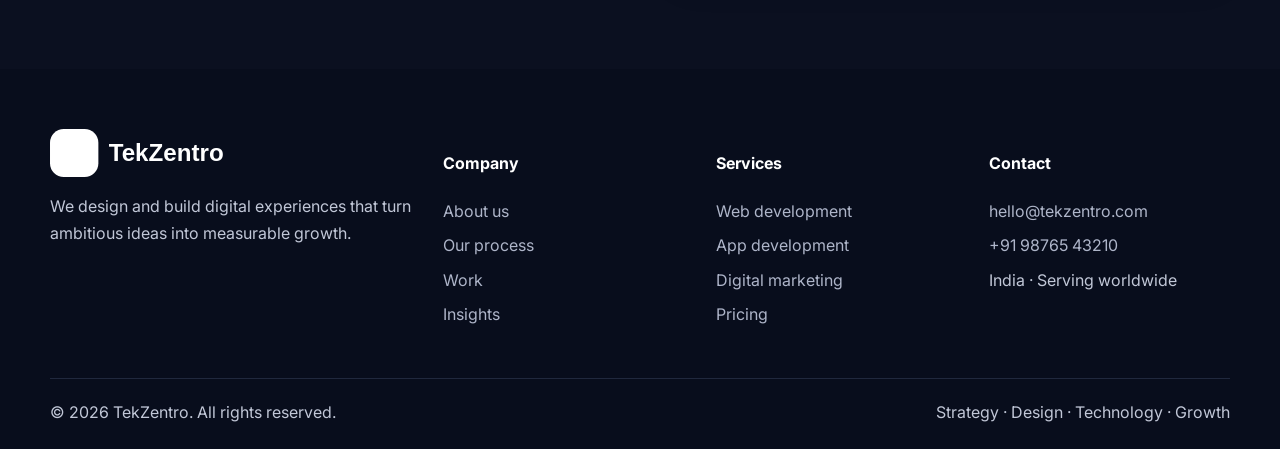
<file: digital-marketing.html>
<!doctype html><html lang="en"><head><meta charset="utf-8"><meta name="viewport" content="width=device-width,initial-scale=1"><title>Digital Marketing | TekZentro</title><meta name="description" content="SEO, performance marketing, content, conversion optimization, and analytics by TekZentro."><link rel="icon" href="assets/img/logo.svg"><link rel="stylesheet" href="assets/css/style.css"></head><body><header class="site-header"><div class="container nav"><a class="brand" href="index.html"><img src="assets/img/logo.svg" alt="TekZentro"></a><nav class="nav-links"><a class="" href="index.html">Home</a><a class="" href="about.html">About</a><a class="active" href="services.html">Services</a><a class="" href="portfolio.html">Portfolio</a><a class="" href="process.html">Process</a><a class="" href="pricing.html">Pricing</a><a class="" href="blog.html">Blog</a><a class="" href="contact.html">Contact</a></nav><a class="btn btn-primary btn-sm" href="contact.html">Start a project</a><button class="menu-btn" aria-label="Toggle navigation" aria-expanded="false">☰</button></div></header><main><section class="page-hero"><div class="container"><span class="eyebrow">Digital Marketing</span><h1 class="title">Marketing built to create <span class="gradient-text">compounding demand.</span></h1><p class="lead">We connect content, search, paid media, conversion, and analytics into a clear growth system.</p><div class="actions"><a class="btn btn-primary" href="contact.html">Build your growth plan</a></div></div></section><section class="section"><div class="container grid-3"><div class="card"><div class="service-icon">⌕</div><h3>SEO & Content</h3><p>Technical SEO, content strategy, and authority-building designed for durable visibility.</p></div><div class="card"><div class="service-icon">◎</div><h3>Paid Acquisition</h3><p>High-intent campaigns across search and social, optimized around real business metrics.</p></div><div class="card"><div class="service-icon">↺</div><h3>Conversion & Retention</h3><p>Landing page testing, lifecycle journeys, and insights that improve customer value.</p></div></div></section><section class="section dark-section"><div class="container split"><div><h2 class="section-title">From disconnected tactics to one growth engine.</h2><p class="lead">Every channel should share the same audience insight, offer, message, and measurement framework. That is where efficiency and momentum multiply.</p></div><div class="grid-2"><div class="card stat"><strong>+68%</strong><span>qualified traffic potential</span></div><div class="card stat"><strong>-31%</strong><span>cost-per-lead opportunity</span></div><div class="card stat"><strong>2.4×</strong><span>conversion lift target</span></div><div class="card stat"><strong>100%</strong><span>transparent reporting</span></div></div></div></section></main><footer class="footer"><div class="container"><div class="footer-grid"><div><img src="assets/img/logo.svg" alt="TekZentro" style="width:190px;filter:brightness(0) invert(1)"><p>We design and build digital experiences that turn ambitious ideas into measurable growth.</p></div><div><h4>Company</h4><a href="about.html">About us</a><a href="process.html">Our process</a><a href="portfolio.html">Work</a><a href="blog.html">Insights</a></div><div><h4>Services</h4><a href="web-development.html">Web development</a><a href="app-development.html">App development</a><a href="digital-marketing.html">Digital marketing</a><a href="pricing.html">Pricing</a></div><div><h4>Contact</h4><a href="mailto:hello@tekzentro.com">hello@tekzentro.com</a><a href="tel:+919876543210">+91 98765 43210</a><span>India · Serving worldwide</span></div></div><div class="copyright"><span>© <span data-year></span> TekZentro. All rights reserved.</span><span>Strategy · Design · Technology · Growth</span></div></div></footer><script src="assets/js/main.js"></script></body></html>
</file>
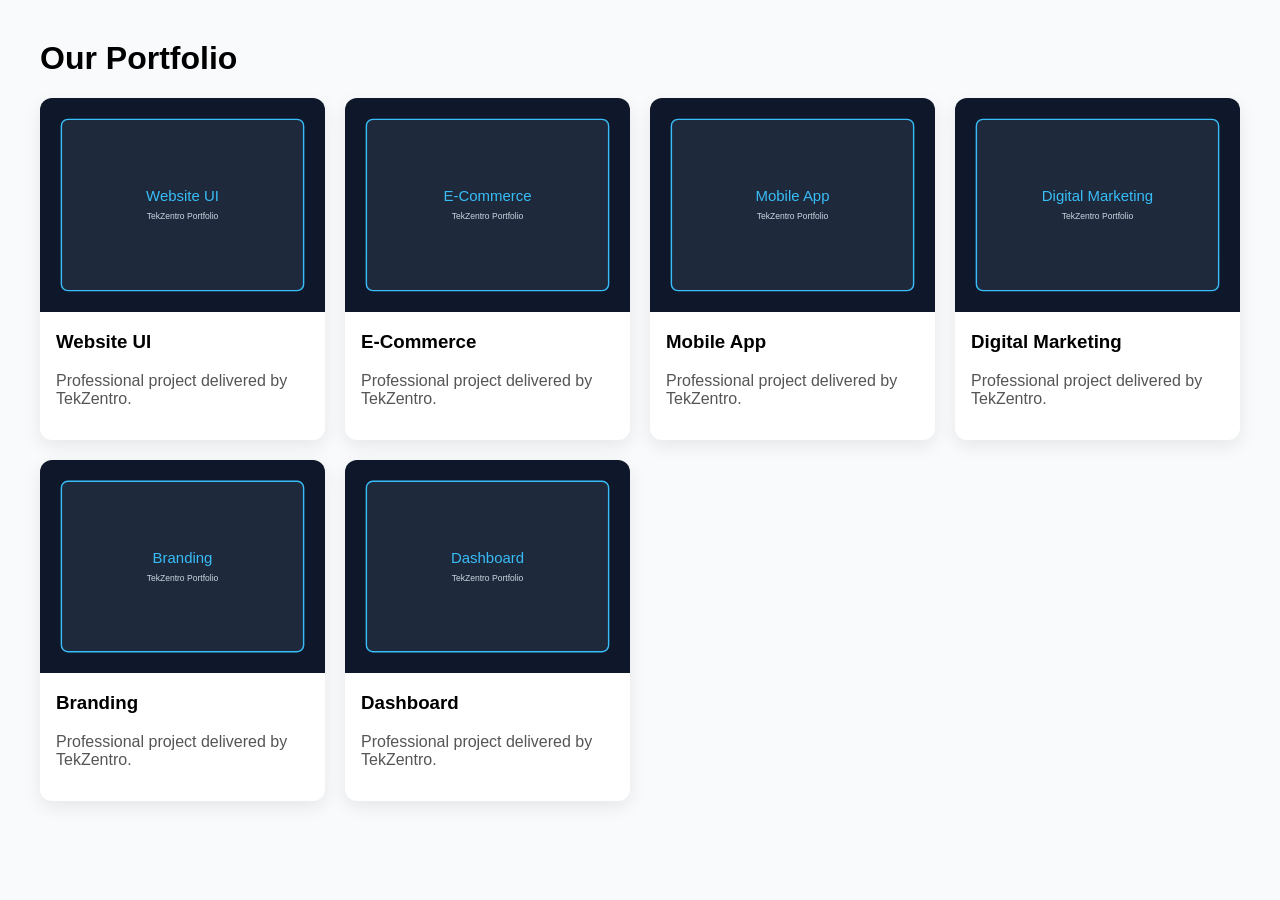
<file: portfolio.html>
<!DOCTYPE html><html><head><meta charset="utf-8"><title>Portfolio</title>
<style>
body{font-family:Arial;margin:40px;background:#f8fafc}
.grid{display:grid;grid-template-columns:repeat(auto-fit,minmax(280px,1fr));gap:20px}
.card{background:#fff;border-radius:12px;overflow:hidden;box-shadow:0 6px 18px rgba(0,0,0,.08)}
img{width:100%;display:block}
h3,p{padding:0 16px}
p{padding-bottom:16px;color:#555}
</style></head><body>
<h1>Our Portfolio</h1>
<div class="grid">
<div class="card"><img src="assets/images/portfolio/web-design.svg" alt="Website UI"><h3>Website UI</h3><p>Professional project delivered by TekZentro.</p></div><div class="card"><img src="assets/images/portfolio/ecommerce.svg" alt="E-Commerce"><h3>E-Commerce</h3><p>Professional project delivered by TekZentro.</p></div><div class="card"><img src="assets/images/portfolio/mobile-app.svg" alt="Mobile App"><h3>Mobile App</h3><p>Professional project delivered by TekZentro.</p></div><div class="card"><img src="assets/images/portfolio/digital-marketing.svg" alt="Digital Marketing"><h3>Digital Marketing</h3><p>Professional project delivered by TekZentro.</p></div><div class="card"><img src="assets/images/portfolio/branding.svg" alt="Branding"><h3>Branding</h3><p>Professional project delivered by TekZentro.</p></div><div class="card"><img src="assets/images/portfolio/dashboard.svg" alt="Dashboard"><h3>Dashboard</h3><p>Professional project delivered by TekZentro.</p></div></div></body></html>
</file>
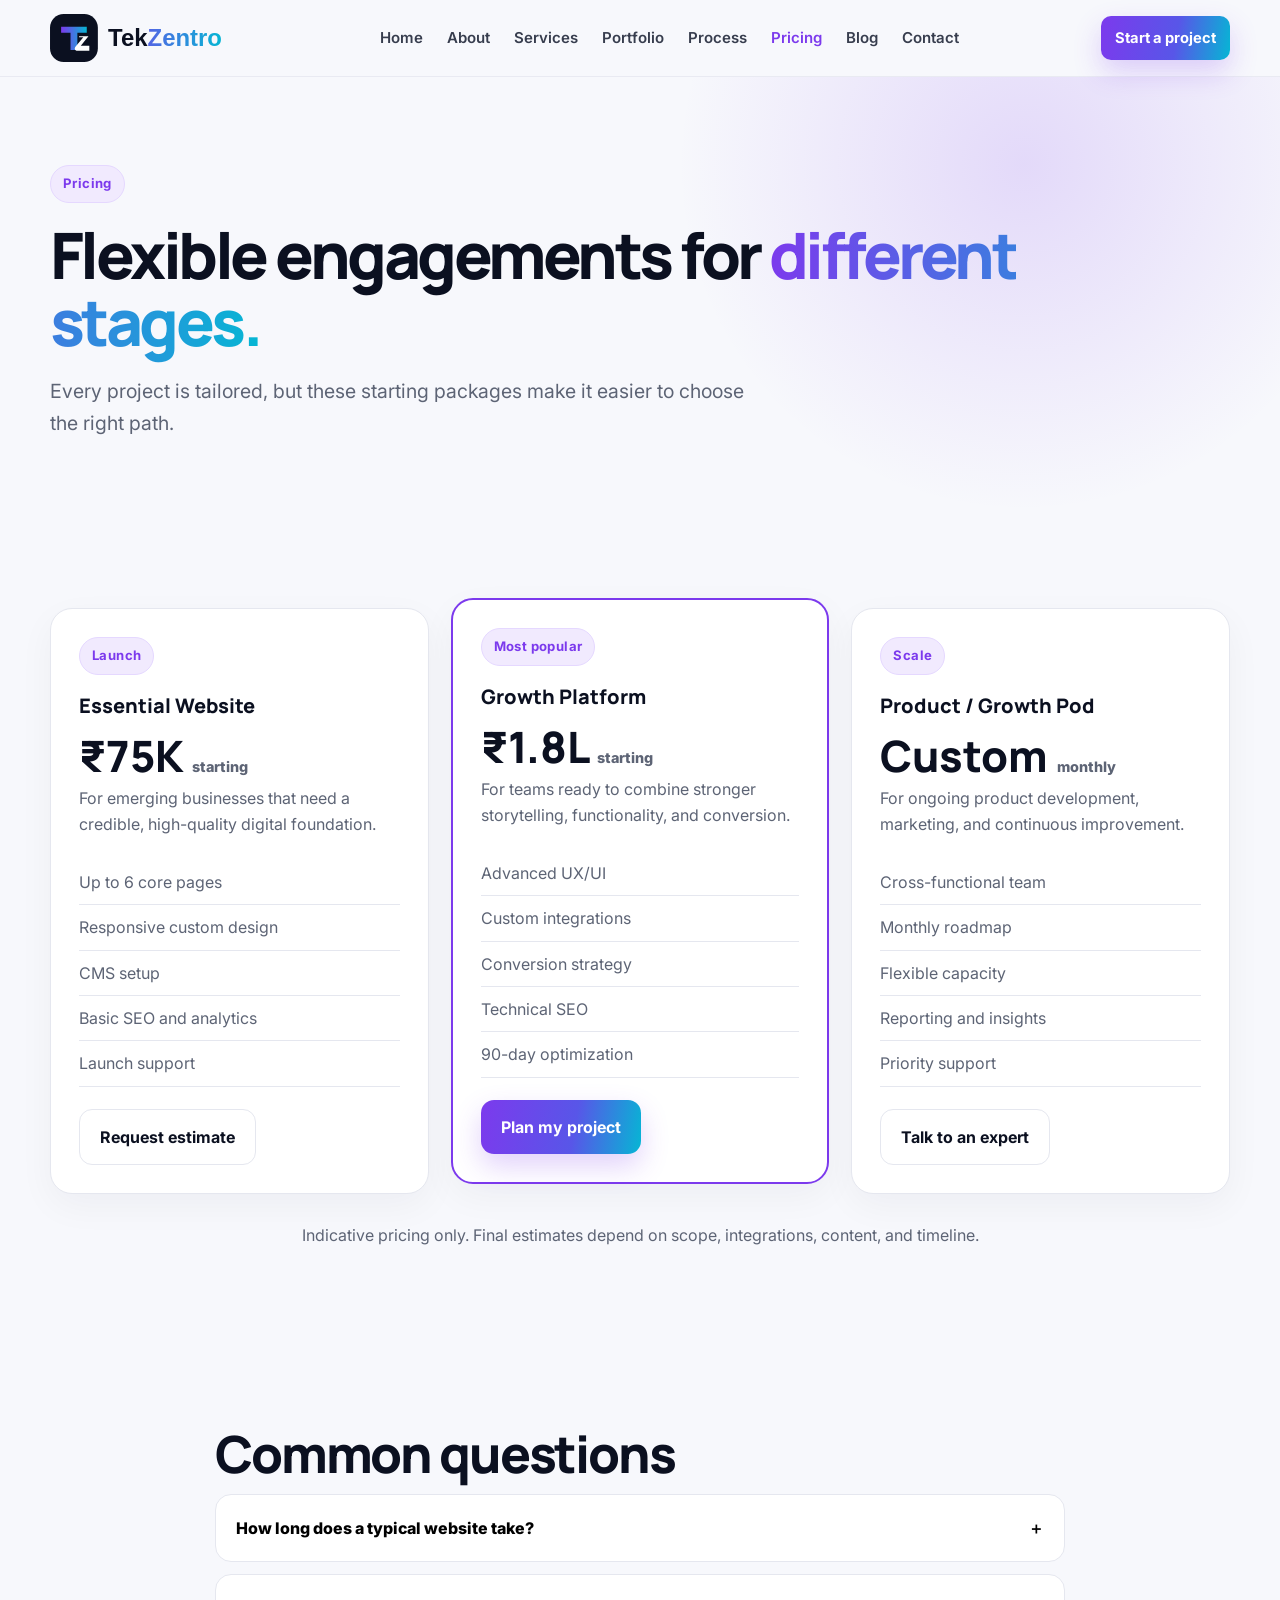
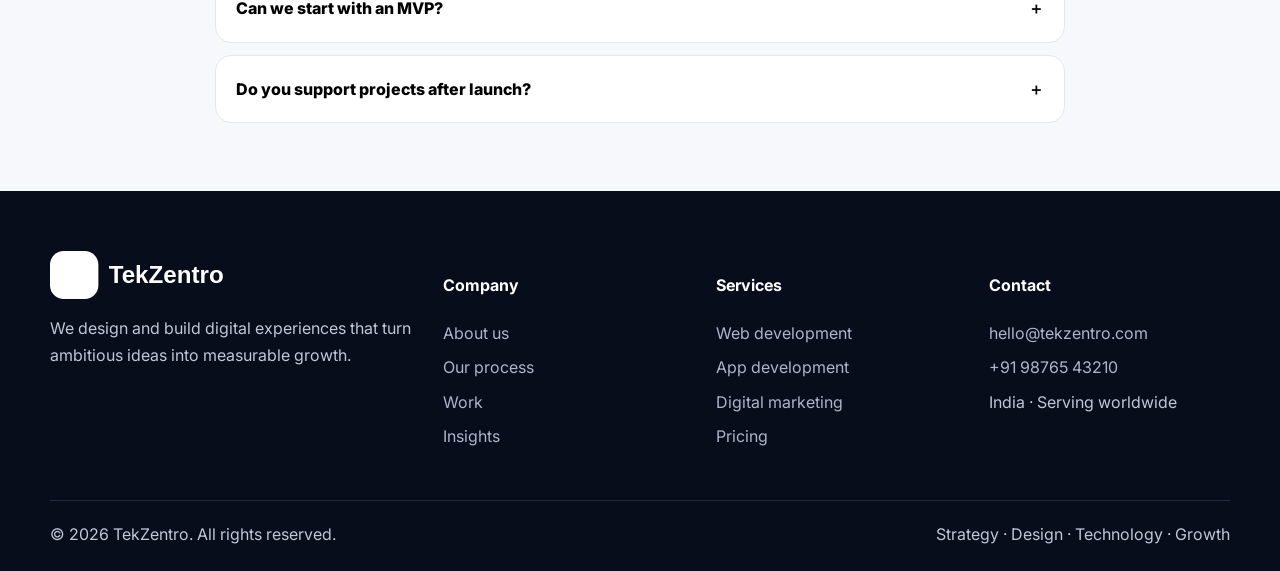
<file: pricing.html>
<!doctype html><html lang="en"><head><meta charset="utf-8"><meta name="viewport" content="width=device-width,initial-scale=1"><title>Pricing | TekZentro</title><meta name="description" content="Explore TekZentro starting packages for websites, digital products, and growth support."><link rel="icon" href="assets/img/logo.svg"><link rel="stylesheet" href="assets/css/style.css"></head><body><header class="site-header"><div class="container nav"><a class="brand" href="index.html"><img src="assets/img/logo.svg" alt="TekZentro"></a><nav class="nav-links"><a class="" href="index.html">Home</a><a class="" href="about.html">About</a><a class="" href="services.html">Services</a><a class="" href="portfolio.html">Portfolio</a><a class="" href="process.html">Process</a><a class="active" href="pricing.html">Pricing</a><a class="" href="blog.html">Blog</a><a class="" href="contact.html">Contact</a></nav><a class="btn btn-primary btn-sm" href="contact.html">Start a project</a><button class="menu-btn" aria-label="Toggle navigation" aria-expanded="false">☰</button></div></header><main><section class="page-hero"><div class="container"><span class="eyebrow">Pricing</span><h1 class="title">Flexible engagements for <span class="gradient-text">different stages.</span></h1><p class="lead">Every project is tailored, but these starting packages make it easier to choose the right path.</p></div></section><section class="section"><div class="container grid-3"><div class="card price-card"><span class="eyebrow">Launch</span><h3>Essential Website</h3><div class="price">₹75K <small>starting</small></div><p>For emerging businesses that need a credible, high-quality digital foundation.</p><ul class="list-clean"><li>Up to 6 core pages</li><li>Responsive custom design</li><li>CMS setup</li><li>Basic SEO and analytics</li><li>Launch support</li></ul><a class="btn btn-secondary" href="contact.html">Request estimate</a></div><div class="card price-card featured"><span class="eyebrow">Most popular</span><h3>Growth Platform</h3><div class="price">₹1.8L <small>starting</small></div><p>For teams ready to combine stronger storytelling, functionality, and conversion.</p><ul class="list-clean"><li>Advanced UX/UI</li><li>Custom integrations</li><li>Conversion strategy</li><li>Technical SEO</li><li>90-day optimization</li></ul><a class="btn btn-primary" href="contact.html">Plan my project</a></div><div class="card price-card"><span class="eyebrow">Scale</span><h3>Product / Growth Pod</h3><div class="price">Custom <small>monthly</small></div><p>For ongoing product development, marketing, and continuous improvement.</p><ul class="list-clean"><li>Cross-functional team</li><li>Monthly roadmap</li><li>Flexible capacity</li><li>Reporting and insights</li><li>Priority support</li></ul><a class="btn btn-secondary" href="contact.html">Talk to an expert</a></div></div><p class="muted" style="text-align:center;margin-top:28px">Indicative pricing only. Final estimates depend on scope, integrations, content, and timeline.</p></section><section class="section-sm"><div class="container faq"><h2 class="section-title">Common questions</h2><div class="faq-item"><button class="faq-q">How long does a typical website take?<span>＋</span></button><div class="faq-a">Most custom websites take 6–12 weeks, depending on complexity, content readiness, and integrations.</div></div><div class="faq-item"><button class="faq-q">Can we start with an MVP?<span>＋</span></button><div class="faq-a">Yes. We often define a focused first release and roadmap later enhancements based on real learning.</div></div><div class="faq-item"><button class="faq-q">Do you support projects after launch?<span>＋</span></button><div class="faq-a">Yes. We offer maintenance, optimization, marketing, and flexible ongoing product support.</div></div></div></section></main><footer class="footer"><div class="container"><div class="footer-grid"><div><img src="assets/img/logo.svg" alt="TekZentro" style="width:190px;filter:brightness(0) invert(1)"><p>We design and build digital experiences that turn ambitious ideas into measurable growth.</p></div><div><h4>Company</h4><a href="about.html">About us</a><a href="process.html">Our process</a><a href="portfolio.html">Work</a><a href="blog.html">Insights</a></div><div><h4>Services</h4><a href="web-development.html">Web development</a><a href="app-development.html">App development</a><a href="digital-marketing.html">Digital marketing</a><a href="pricing.html">Pricing</a></div><div><h4>Contact</h4><a href="mailto:hello@tekzentro.com">hello@tekzentro.com</a><a href="tel:+919876543210">+91 98765 43210</a><span>India · Serving worldwide</span></div></div><div class="copyright"><span>© <span data-year></span> TekZentro. All rights reserved.</span><span>Strategy · Design · Technology · Growth</span></div></div></footer><script src="assets/js/main.js"></script></body></html>
</file>
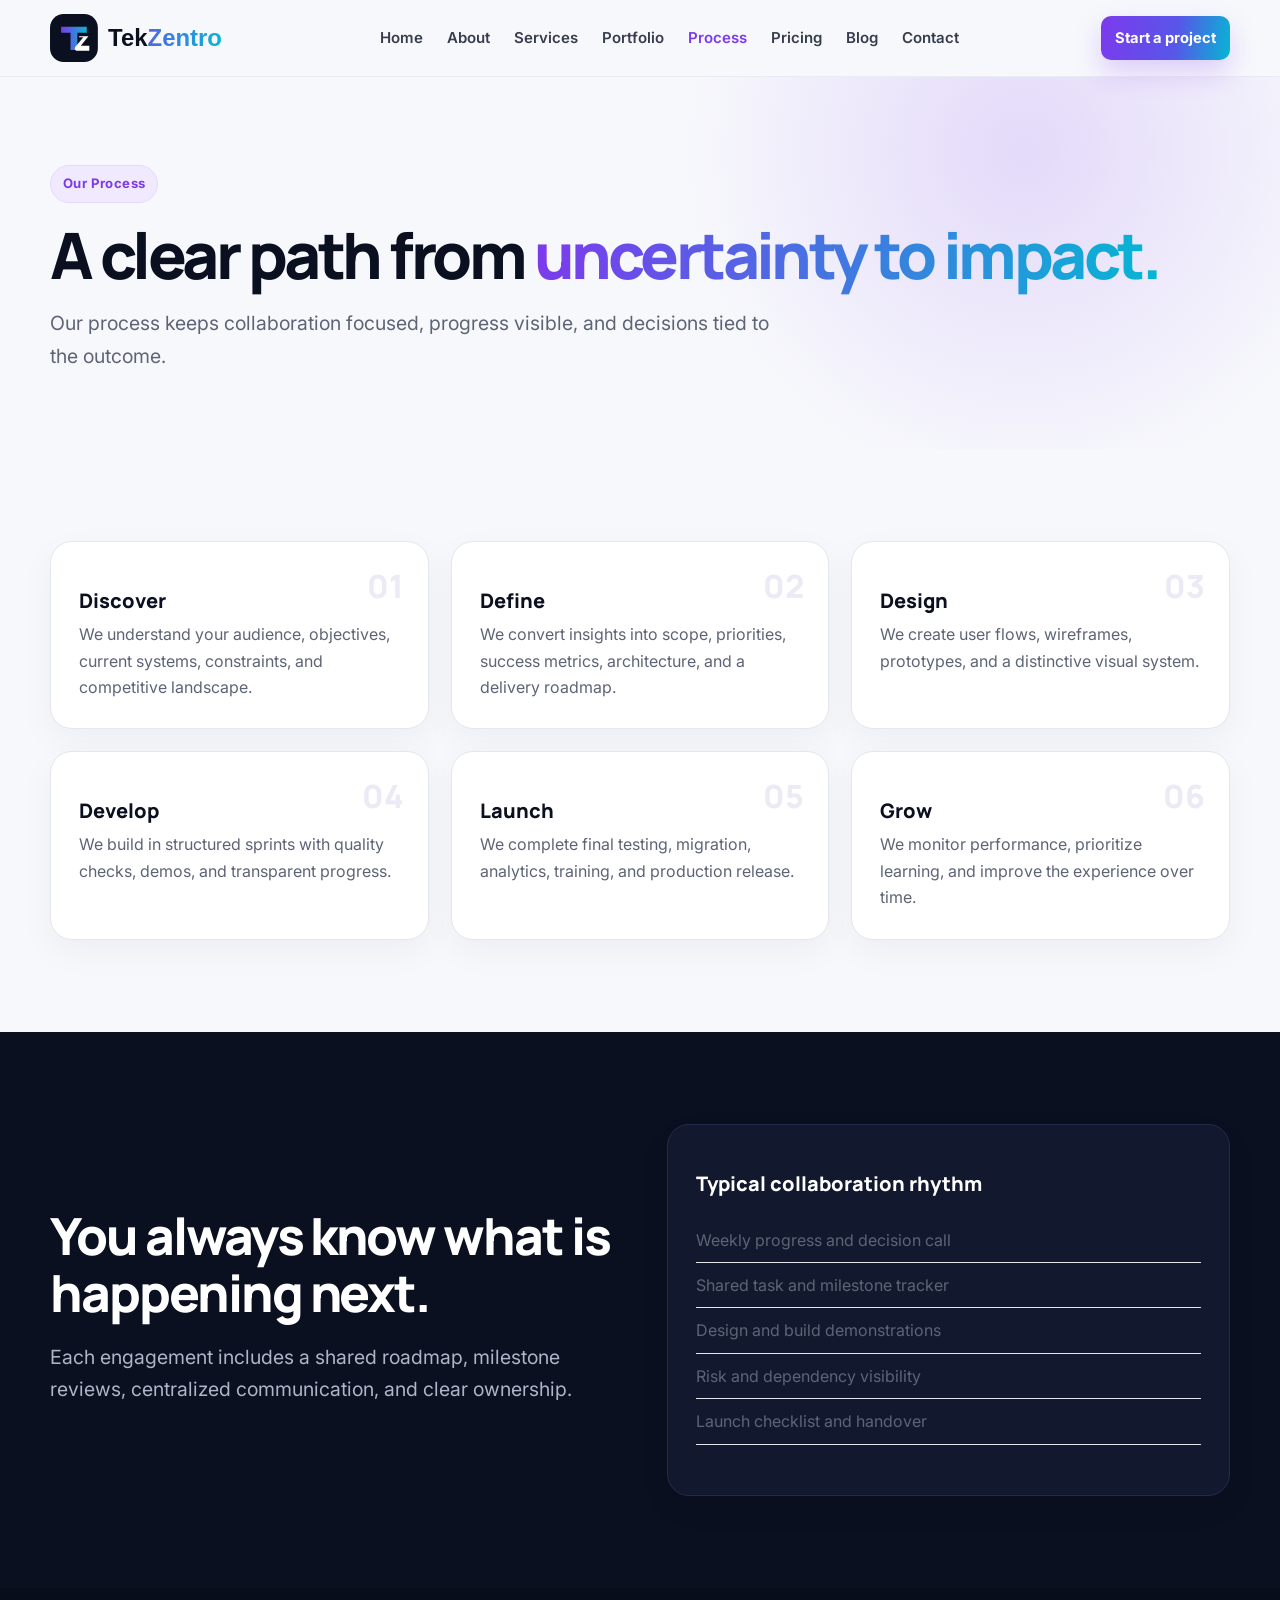
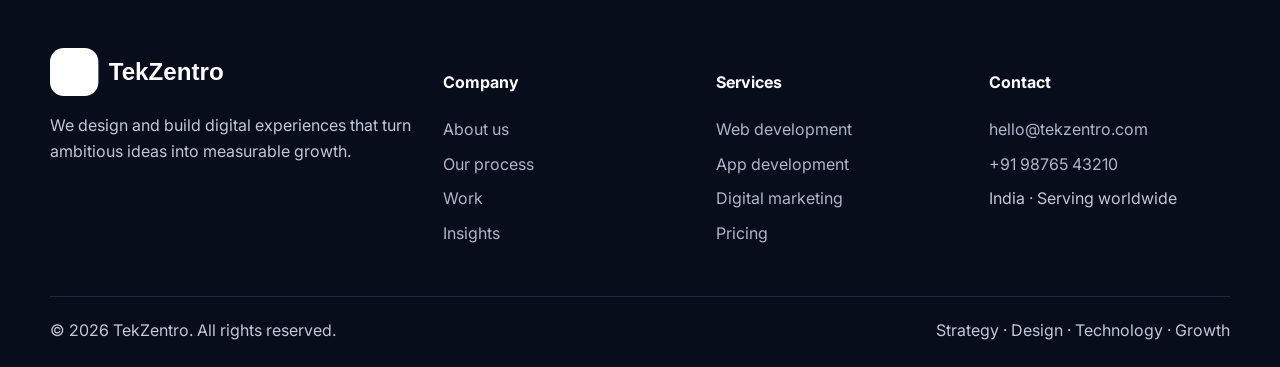
<file: process.html>
<!doctype html><html lang="en"><head><meta charset="utf-8"><meta name="viewport" content="width=device-width,initial-scale=1"><title>Our Process | TekZentro</title><meta name="description" content="See TekZentro’s transparent digital product and marketing delivery process."><link rel="icon" href="assets/img/logo.svg"><link rel="stylesheet" href="assets/css/style.css"></head><body><header class="site-header"><div class="container nav"><a class="brand" href="index.html"><img src="assets/img/logo.svg" alt="TekZentro"></a><nav class="nav-links"><a class="" href="index.html">Home</a><a class="" href="about.html">About</a><a class="" href="services.html">Services</a><a class="" href="portfolio.html">Portfolio</a><a class="active" href="process.html">Process</a><a class="" href="pricing.html">Pricing</a><a class="" href="blog.html">Blog</a><a class="" href="contact.html">Contact</a></nav><a class="btn btn-primary btn-sm" href="contact.html">Start a project</a><button class="menu-btn" aria-label="Toggle navigation" aria-expanded="false">☰</button></div></header><main><section class="page-hero"><div class="container"><span class="eyebrow">Our Process</span><h1 class="title">A clear path from <span class="gradient-text">uncertainty to impact.</span></h1><p class="lead">Our process keeps collaboration focused, progress visible, and decisions tied to the outcome.</p></div></section><section class="section"><div class="container grid-3 process"><div class="card process-card"><h3>Discover</h3><p>We understand your audience, objectives, current systems, constraints, and competitive landscape.</p></div><div class="card process-card"><h3>Define</h3><p>We convert insights into scope, priorities, success metrics, architecture, and a delivery roadmap.</p></div><div class="card process-card"><h3>Design</h3><p>We create user flows, wireframes, prototypes, and a distinctive visual system.</p></div><div class="card process-card"><h3>Develop</h3><p>We build in structured sprints with quality checks, demos, and transparent progress.</p></div><div class="card process-card"><h3>Launch</h3><p>We complete final testing, migration, analytics, training, and production release.</p></div><div class="card process-card"><h3>Grow</h3><p>We monitor performance, prioritize learning, and improve the experience over time.</p></div></div></section><section class="section dark-section"><div class="container split"><div><h2 class="section-title">You always know what is happening next.</h2><p class="lead">Each engagement includes a shared roadmap, milestone reviews, centralized communication, and clear ownership.</p></div><div class="card"><h3>Typical collaboration rhythm</h3><ul class="list-clean"><li>Weekly progress and decision call</li><li>Shared task and milestone tracker</li><li>Design and build demonstrations</li><li>Risk and dependency visibility</li><li>Launch checklist and handover</li></ul></div></div></section></main><footer class="footer"><div class="container"><div class="footer-grid"><div><img src="assets/img/logo.svg" alt="TekZentro" style="width:190px;filter:brightness(0) invert(1)"><p>We design and build digital experiences that turn ambitious ideas into measurable growth.</p></div><div><h4>Company</h4><a href="about.html">About us</a><a href="process.html">Our process</a><a href="portfolio.html">Work</a><a href="blog.html">Insights</a></div><div><h4>Services</h4><a href="web-development.html">Web development</a><a href="app-development.html">App development</a><a href="digital-marketing.html">Digital marketing</a><a href="pricing.html">Pricing</a></div><div><h4>Contact</h4><a href="mailto:hello@tekzentro.com">hello@tekzentro.com</a><a href="tel:+919876543210">+91 98765 43210</a><span>India · Serving worldwide</span></div></div><div class="copyright"><span>© <span data-year></span> TekZentro. All rights reserved.</span><span>Strategy · Design · Technology · Growth</span></div></div></footer><script src="assets/js/main.js"></script></body></html>
</file>
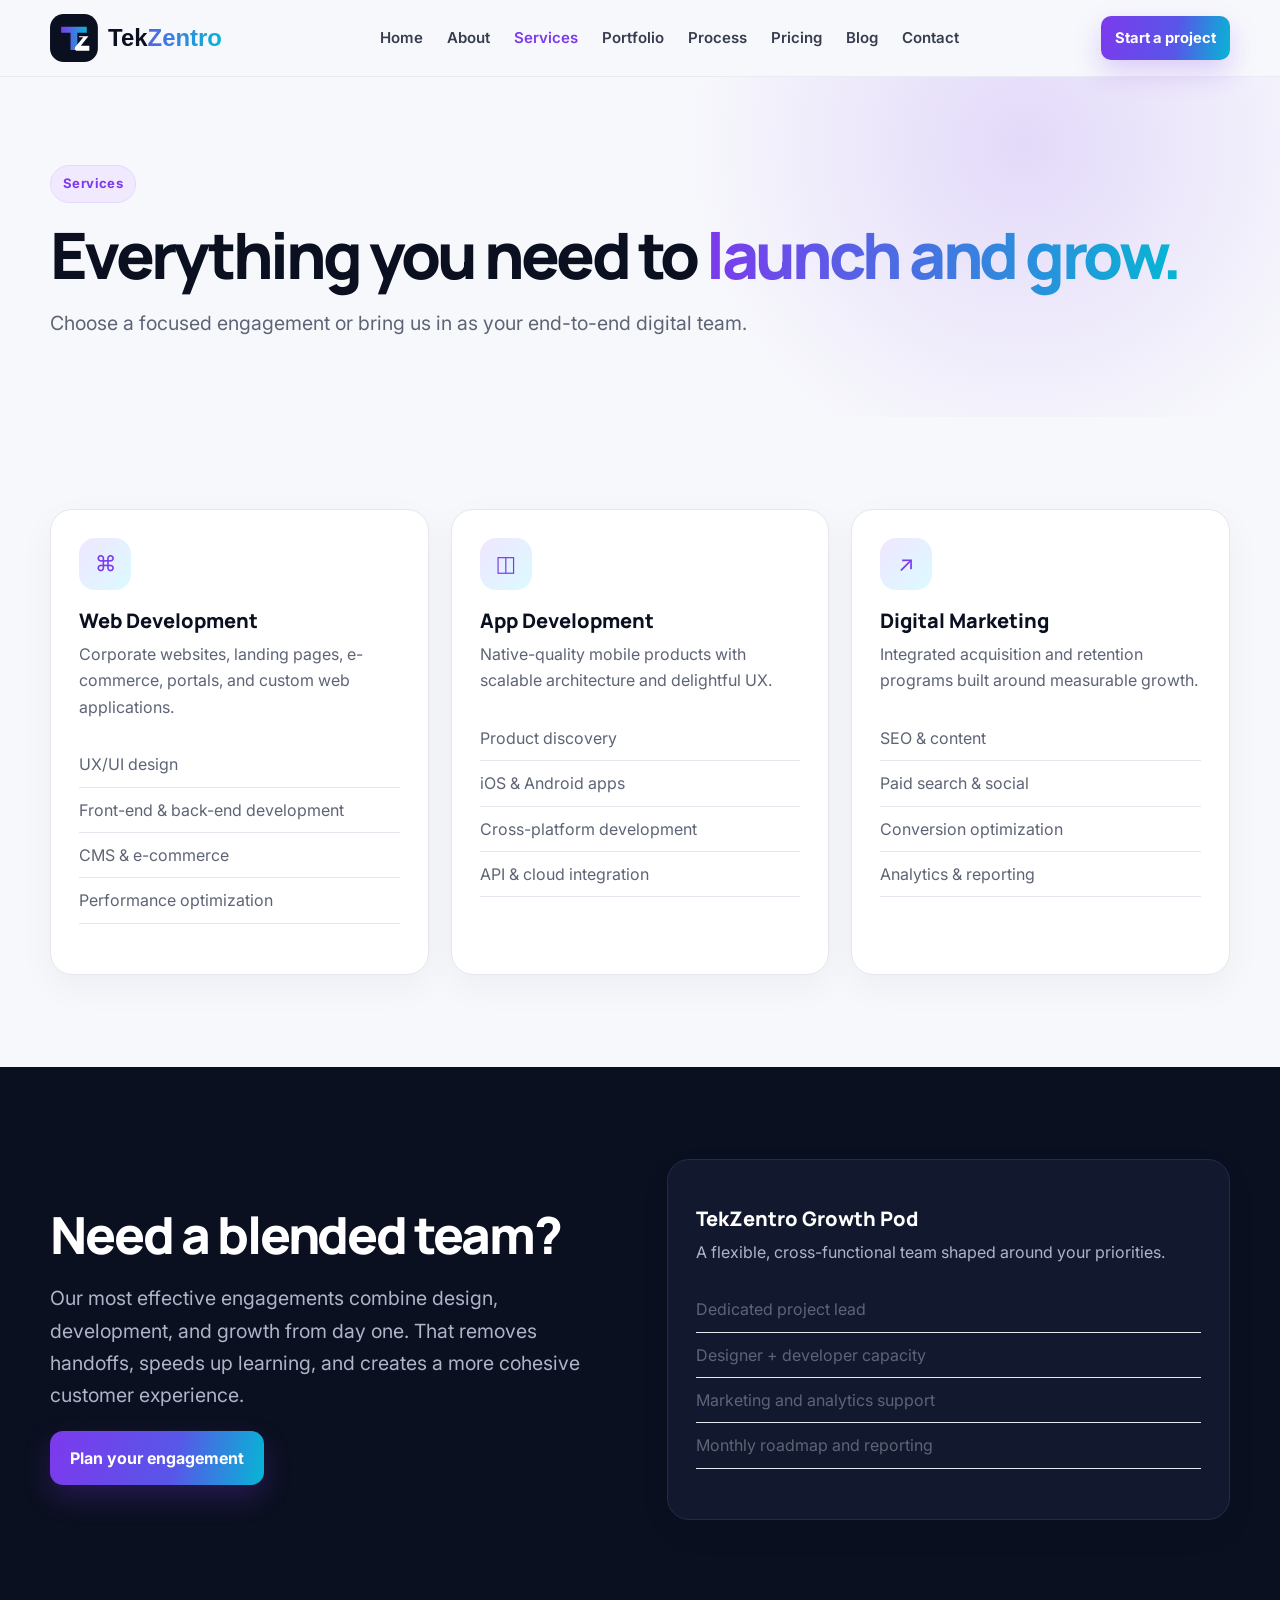
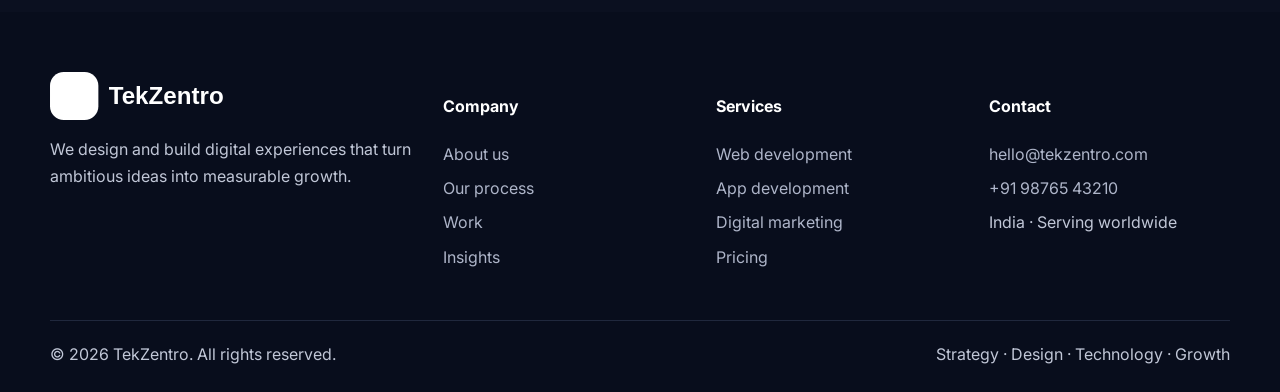
<file: services.html>
<!doctype html><html lang="en"><head><meta charset="utf-8"><meta name="viewport" content="width=device-width,initial-scale=1"><title>Digital Services | TekZentro</title><meta name="description" content="Explore TekZentro web development, app development, and digital marketing services."><link rel="icon" href="assets/img/logo.svg"><link rel="stylesheet" href="assets/css/style.css"></head><body><header class="site-header"><div class="container nav"><a class="brand" href="index.html"><img src="assets/img/logo.svg" alt="TekZentro"></a><nav class="nav-links"><a class="" href="index.html">Home</a><a class="" href="about.html">About</a><a class="active" href="services.html">Services</a><a class="" href="portfolio.html">Portfolio</a><a class="" href="process.html">Process</a><a class="" href="pricing.html">Pricing</a><a class="" href="blog.html">Blog</a><a class="" href="contact.html">Contact</a></nav><a class="btn btn-primary btn-sm" href="contact.html">Start a project</a><button class="menu-btn" aria-label="Toggle navigation" aria-expanded="false">☰</button></div></header><main><section class="page-hero"><div class="container"><span class="eyebrow">Services</span><h1 class="title">Everything you need to <span class="gradient-text">launch and grow.</span></h1><p class="lead">Choose a focused engagement or bring us in as your end-to-end digital team.</p></div></section><section class="section"><div class="container grid-3"><a class="card" href="web-development.html"><div class="service-icon">⌘</div><h3>Web Development</h3><p>Corporate websites, landing pages, e-commerce, portals, and custom web applications.</p><ul class="list-clean"><li>UX/UI design</li><li>Front-end & back-end development</li><li>CMS & e-commerce</li><li>Performance optimization</li></ul></a><a class="card" href="app-development.html"><div class="service-icon">◫</div><h3>App Development</h3><p>Native-quality mobile products with scalable architecture and delightful UX.</p><ul class="list-clean"><li>Product discovery</li><li>iOS & Android apps</li><li>Cross-platform development</li><li>API & cloud integration</li></ul></a><a class="card" href="digital-marketing.html"><div class="service-icon">↗</div><h3>Digital Marketing</h3><p>Integrated acquisition and retention programs built around measurable growth.</p><ul class="list-clean"><li>SEO & content</li><li>Paid search & social</li><li>Conversion optimization</li><li>Analytics & reporting</li></ul></a></div></section><section class="section dark-section"><div class="container split"><div><h2 class="section-title">Need a blended team?</h2><p class="lead">Our most effective engagements combine design, development, and growth from day one. That removes handoffs, speeds up learning, and creates a more cohesive customer experience.</p><a class="btn btn-primary" href="contact.html">Plan your engagement</a></div><div class="card"><h3>TekZentro Growth Pod</h3><p>A flexible, cross-functional team shaped around your priorities.</p><ul class="list-clean"><li>Dedicated project lead</li><li>Designer + developer capacity</li><li>Marketing and analytics support</li><li>Monthly roadmap and reporting</li></ul></div></div></section></main><footer class="footer"><div class="container"><div class="footer-grid"><div><img src="assets/img/logo.svg" alt="TekZentro" style="width:190px;filter:brightness(0) invert(1)"><p>We design and build digital experiences that turn ambitious ideas into measurable growth.</p></div><div><h4>Company</h4><a href="about.html">About us</a><a href="process.html">Our process</a><a href="portfolio.html">Work</a><a href="blog.html">Insights</a></div><div><h4>Services</h4><a href="web-development.html">Web development</a><a href="app-development.html">App development</a><a href="digital-marketing.html">Digital marketing</a><a href="pricing.html">Pricing</a></div><div><h4>Contact</h4><a href="mailto:hello@tekzentro.com">hello@tekzentro.com</a><a href="tel:+919876543210">+91 98765 43210</a><span>India · Serving worldwide</span></div></div><div class="copyright"><span>© <span data-year></span> TekZentro. All rights reserved.</span><span>Strategy · Design · Technology · Growth</span></div></div></footer><script src="assets/js/main.js"></script></body></html>
</file>
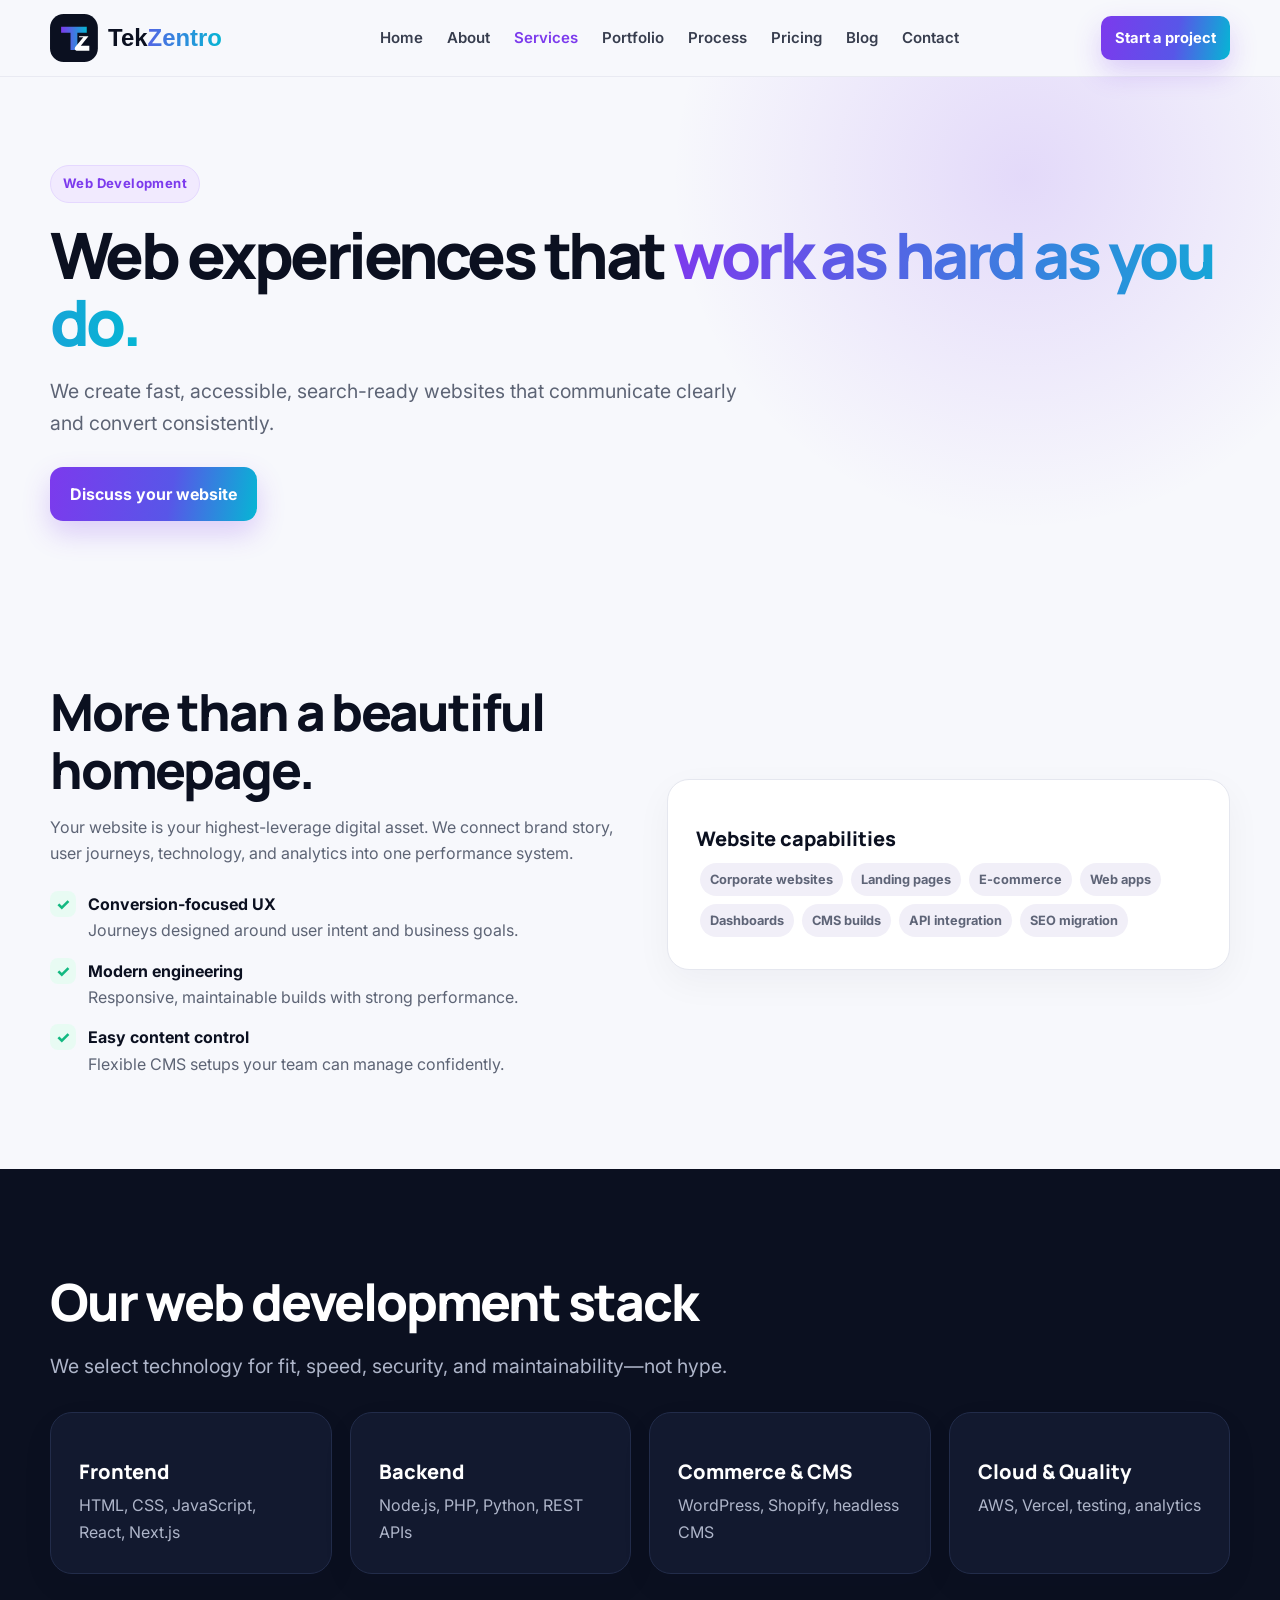
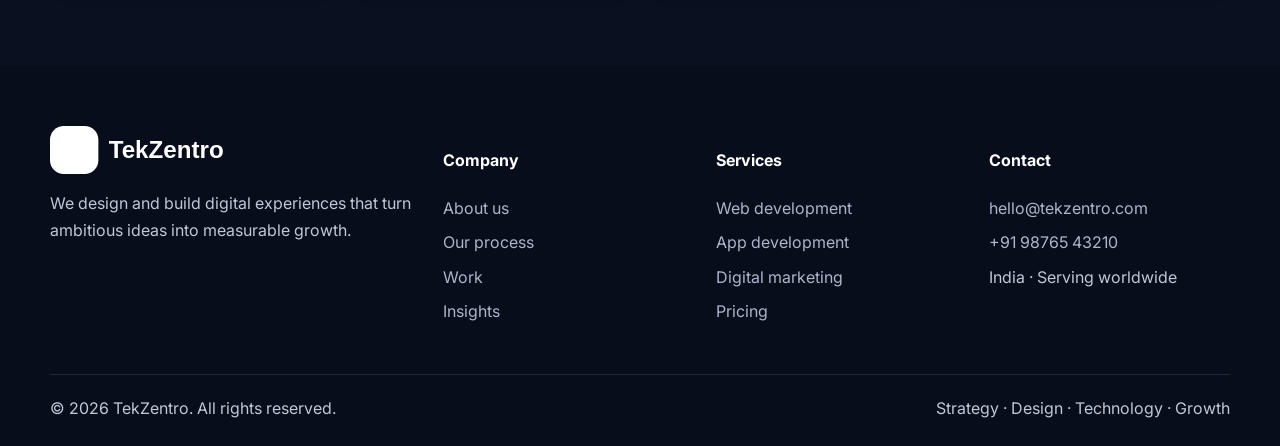
<file: web-development.html>
<!doctype html><html lang="en"><head><meta charset="utf-8"><meta name="viewport" content="width=device-width,initial-scale=1"><title>Web Development | TekZentro</title><meta name="description" content="High-performance website design and development by TekZentro."><link rel="icon" href="assets/img/logo.svg"><link rel="stylesheet" href="assets/css/style.css"></head><body><header class="site-header"><div class="container nav"><a class="brand" href="index.html"><img src="assets/img/logo.svg" alt="TekZentro"></a><nav class="nav-links"><a class="" href="index.html">Home</a><a class="" href="about.html">About</a><a class="active" href="services.html">Services</a><a class="" href="portfolio.html">Portfolio</a><a class="" href="process.html">Process</a><a class="" href="pricing.html">Pricing</a><a class="" href="blog.html">Blog</a><a class="" href="contact.html">Contact</a></nav><a class="btn btn-primary btn-sm" href="contact.html">Start a project</a><button class="menu-btn" aria-label="Toggle navigation" aria-expanded="false">☰</button></div></header><main><section class="page-hero"><div class="container"><span class="eyebrow">Web Development</span><h1 class="title">Web experiences that <span class="gradient-text">work as hard as you do.</span></h1><p class="lead">We create fast, accessible, search-ready websites that communicate clearly and convert consistently.</p><div class="actions"><a class="btn btn-primary" href="contact.html">Discuss your website</a></div></div></section><section class="section"><div class="container split"><div><h2 class="section-title">More than a beautiful homepage.</h2><p class="muted">Your website is your highest-leverage digital asset. We connect brand story, user journeys, technology, and analytics into one performance system.</p><div class="feature-list"><div class="feature"><span class="check">✓</span><div><strong>Conversion-focused UX</strong><div class="muted">Journeys designed around user intent and business goals.</div></div></div><div class="feature"><span class="check">✓</span><div><strong>Modern engineering</strong><div class="muted">Responsive, maintainable builds with strong performance.</div></div></div><div class="feature"><span class="check">✓</span><div><strong>Easy content control</strong><div class="muted">Flexible CMS setups your team can manage confidently.</div></div></div></div></div><div class="card"><h3>Website capabilities</h3><div class="grid-2"><span class="tag">Corporate websites</span><span class="tag">Landing pages</span><span class="tag">E-commerce</span><span class="tag">Web apps</span><span class="tag">Dashboards</span><span class="tag">CMS builds</span><span class="tag">API integration</span><span class="tag">SEO migration</span></div></div></div></section><section class="section dark-section"><div class="container"><h2 class="section-title">Our web development stack</h2><p class="lead">We select technology for fit, speed, security, and maintainability—not hype.</p><div class="grid-4" style="margin-top:30px"><div class="card"><h3>Frontend</h3><p>HTML, CSS, JavaScript, React, Next.js</p></div><div class="card"><h3>Backend</h3><p>Node.js, PHP, Python, REST APIs</p></div><div class="card"><h3>Commerce & CMS</h3><p>WordPress, Shopify, headless CMS</p></div><div class="card"><h3>Cloud & Quality</h3><p>AWS, Vercel, testing, analytics</p></div></div></div></section></main><footer class="footer"><div class="container"><div class="footer-grid"><div><img src="assets/img/logo.svg" alt="TekZentro" style="width:190px;filter:brightness(0) invert(1)"><p>We design and build digital experiences that turn ambitious ideas into measurable growth.</p></div><div><h4>Company</h4><a href="about.html">About us</a><a href="process.html">Our process</a><a href="portfolio.html">Work</a><a href="blog.html">Insights</a></div><div><h4>Services</h4><a href="web-development.html">Web development</a><a href="app-development.html">App development</a><a href="digital-marketing.html">Digital marketing</a><a href="pricing.html">Pricing</a></div><div><h4>Contact</h4><a href="mailto:hello@tekzentro.com">hello@tekzentro.com</a><a href="tel:+919876543210">+91 98765 43210</a><span>India · Serving worldwide</span></div></div><div class="copyright"><span>© <span data-year></span> TekZentro. All rights reserved.</span><span>Strategy · Design · Technology · Growth</span></div></div></footer><script src="assets/js/main.js"></script></body></html>
</file>
<file: assets/css/style.css>
@import url('https://fonts.googleapis.com/css2?family=Inter:wght@400;500;600;700;800&family=Manrope:wght@700;800&display=swap');
:root{--bg:#f7f8fc;--surface:#fff;--ink:#0b1020;--muted:#5d6475;--line:#e5e7ef;--primary:#7c3aed;--accent:#06b6d4;--success:#12b981;--shadow:0 18px 50px rgba(15,23,42,.09);--radius:22px;--container:1180px}
*{box-sizing:border-box}html{scroll-behavior:smooth}body{margin:0;background:var(--bg);color:var(--ink);font:16px/1.65 Inter,system-ui,sans-serif}a{color:inherit;text-decoration:none}img{max-width:100%;display:block}button,input,textarea,select{font:inherit}.container{width:min(calc(100% - 36px),var(--container));margin:auto}.section{padding:92px 0}.section-sm{padding:56px 0}.eyebrow{display:inline-flex;align-items:center;gap:8px;font-weight:700;color:var(--primary);background:#f1eafe;border:1px solid #e5d8ff;border-radius:999px;padding:7px 12px;font-size:.82rem;letter-spacing:.03em}.title{font:800 clamp(2rem,5vw,4.6rem)/1.05 Manrope,Inter,sans-serif;letter-spacing:-.055em;margin:18px 0}.section-title{font:800 clamp(1.9rem,4vw,3.2rem)/1.12 Manrope,Inter,sans-serif;letter-spacing:-.04em;margin:12px 0}.lead{font-size:clamp(1rem,2vw,1.22rem);color:var(--muted);max-width:720px}.muted{color:var(--muted)}.gradient-text{background:linear-gradient(90deg,var(--primary),var(--accent));-webkit-background-clip:text;background-clip:text;color:transparent}.btn{display:inline-flex;align-items:center;justify-content:center;gap:9px;border:0;border-radius:13px;padding:14px 20px;font-weight:700;cursor:pointer;transition:.25s ease}.btn-primary{color:#fff;background:linear-gradient(100deg,var(--primary),#5856e8 58%,var(--accent));box-shadow:0 12px 28px rgba(124,58,237,.23)}.btn-primary:hover{transform:translateY(-2px);box-shadow:0 16px 34px rgba(124,58,237,.3)}.btn-secondary{background:var(--surface);border:1px solid var(--line)}.btn-secondary:hover{border-color:#b9bdd0;transform:translateY(-2px)}.btn-sm{padding:10px 14px;border-radius:10px;font-size:.92rem}.actions{display:flex;gap:12px;flex-wrap:wrap;margin-top:28px}.site-header{position:sticky;top:0;z-index:50;background:rgba(247,248,252,.83);backdrop-filter:blur(16px);border-bottom:1px solid rgba(229,231,239,.8)}.nav{height:76px;display:flex;align-items:center;justify-content:space-between;gap:18px}.brand img{width:188px;height:auto}.nav-links{display:flex;align-items:center;gap:24px;font-weight:600;font-size:.94rem}.nav-links a{color:#373d4e}.nav-links a:hover,.nav-links a.active{color:var(--primary)}.menu-btn{display:none;background:#fff;border:1px solid var(--line);border-radius:11px;padding:9px}.hero{position:relative;overflow:hidden;padding:100px 0 70px}.hero:before{content:"";position:absolute;inset:-20% auto auto 55%;width:620px;height:620px;background:radial-gradient(circle,rgba(124,58,237,.18),transparent 62%);pointer-events:none}.hero-grid{display:grid;grid-template-columns:1.05fr .95fr;align-items:center;gap:56px}.hero-visual{position:relative;min-height:500px}.dashboard{position:absolute;inset:30px 0 0 30px;background:#0d1328;border:1px solid rgba(255,255,255,.1);border-radius:28px;padding:24px;box-shadow:0 34px 90px rgba(15,23,42,.28);transform:rotate(2deg)}.window-bar{display:flex;gap:7px;margin-bottom:25px}.dot{width:9px;height:9px;border-radius:50%;background:#596078}.dash-grid{display:grid;grid-template-columns:1.3fr .7fr;gap:14px}.panel{background:linear-gradient(150deg,#171f3e,#11172e);border:1px solid rgba(255,255,255,.08);border-radius:18px;padding:18px;color:#fff}.chart{height:160px;margin-top:16px;border-radius:12px;background:linear-gradient(180deg,rgba(124,58,237,.5),rgba(6,182,212,.04));clip-path:polygon(0 90%,12% 72%,27% 78%,42% 42%,55% 57%,70% 22%,84% 40%,100% 8%,100% 100%,0 100%)}.metric{font-size:2rem;font-weight:800}.float-card{position:absolute;background:#fff;border:1px solid var(--line);box-shadow:var(--shadow);border-radius:16px;padding:15px 17px;font-weight:700}.float-one{top:0;right:-8px}.float-two{bottom:36px;left:-15px}.trust-row{display:flex;gap:28px;flex-wrap:wrap;align-items:center;margin-top:38px;color:#72798a;font-weight:700}.trust-item{display:flex;align-items:center;gap:8px}.icon-chip{width:38px;height:38px;display:grid;place-items:center;border-radius:12px;background:#efe9ff;color:var(--primary)}.grid-3{display:grid;grid-template-columns:repeat(3,1fr);gap:22px}.grid-4{display:grid;grid-template-columns:repeat(4,1fr);gap:18px}.card{background:var(--surface);border:1px solid var(--line);border-radius:var(--radius);padding:28px;box-shadow:0 12px 36px rgba(15,23,42,.045);transition:.25s ease}.card:hover{transform:translateY(-5px);box-shadow:var(--shadow)}.card h3{font:800 1.25rem/1.25 Manrope,Inter;margin:18px 0 8px}.card p{color:var(--muted);margin:0}.service-icon{width:52px;height:52px;border-radius:16px;display:grid;place-items:center;background:linear-gradient(135deg,#efe7ff,#dcfaff);color:var(--primary);font-size:1.35rem}.stat{padding:26px;text-align:center}.stat strong{display:block;font:800 2.5rem/1 Manrope;color:var(--ink)}.stat span{color:var(--muted)}.dark-section{background:#0b1020;color:#fff}.dark-section .muted,.dark-section .lead,.dark-section .card p{color:#aeb5c9}.dark-section .card{background:#12192f;border-color:#222c4a}.process{counter-reset:step}.process-card{position:relative}.process-card:before{counter-increment:step;content:"0" counter(step);position:absolute;top:22px;right:24px;font:800 2rem Manrope;color:#eceaf5}.project-card{overflow:hidden;padding:0}.project-thumb{height:230px;padding:26px;display:flex;align-items:flex-end;background:linear-gradient(135deg,#221247,#0a6681);color:#fff}.project-thumb.alt{background:linear-gradient(135deg,#0b3a48,#166534)}.project-thumb.third{background:linear-gradient(135deg,#5d1526,#7c3aed)}.project-meta{padding:24px}.tag{display:inline-block;padding:6px 10px;border-radius:999px;background:#f1eff8;color:#5e6477;font-size:.8rem;font-weight:700;margin:4px}.quote{font-size:1.08rem}.avatar{width:45px;height:45px;border-radius:50%;background:linear-gradient(135deg,var(--primary),var(--accent));display:grid;place-items:center;color:#fff;font-weight:800}.person{display:flex;gap:12px;align-items:center;margin-top:20px}.cta{position:relative;overflow:hidden;background:linear-gradient(115deg,#6d28d9,#4438ca 55%,#0891b2);border-radius:30px;padding:54px;color:#fff}.cta:after{content:"";position:absolute;width:270px;height:270px;border:1px solid rgba(255,255,255,.2);border-radius:50%;right:-60px;top:-90px}.page-hero{padding:88px 0 58px;background:radial-gradient(circle at 80% 20%,rgba(124,58,237,.16),transparent 32%)}.split{display:grid;grid-template-columns:1fr 1fr;gap:54px;align-items:center}.feature-list{display:grid;gap:14px;margin-top:24px}.feature{display:flex;gap:12px}.check{flex:0 0 26px;width:26px;height:26px;border-radius:8px;display:grid;place-items:center;background:#e8fbf3;color:var(--success);font-weight:800}.price-card{position:relative}.price-card.featured{border:2px solid var(--primary);transform:translateY(-10px)}.price{font:800 2.7rem Manrope}.price small{font-size:.9rem;color:var(--muted);font-family:Inter}.list-clean{list-style:none;padding:0;margin:22px 0}.list-clean li{padding:9px 0;border-bottom:1px solid var(--line);color:var(--muted)}.faq{max-width:850px;margin:auto}.faq-item{background:#fff;border:1px solid var(--line);border-radius:16px;margin:12px 0;overflow:hidden}.faq-q{width:100%;display:flex;justify-content:space-between;align-items:center;padding:20px;border:0;background:none;text-align:left;font-weight:800;cursor:pointer}.faq-a{display:none;padding:0 20px 20px;color:var(--muted)}.faq-item.open .faq-a{display:block}.form-grid{display:grid;grid-template-columns:1fr 1fr;gap:18px}.field{display:grid;gap:7px}.field.full{grid-column:1/-1}.field label{font-weight:700;font-size:.92rem}.field input,.field textarea,.field select{width:100%;border:1px solid #dfe2ec;background:#fff;border-radius:12px;padding:14px;outline:none}.field input:focus,.field textarea:focus,.field select:focus{border-color:var(--primary);box-shadow:0 0 0 4px rgba(124,58,237,.1)}.field textarea{min-height:145px;resize:vertical}.form-status{margin-top:14px;font-weight:700}.footer{padding:60px 0 24px;background:#080d1c;color:#c1c7d7}.footer-grid{display:grid;grid-template-columns:1.5fr 1fr 1fr 1fr;gap:32px}.footer h4{color:#fff}.footer a{display:block;margin:8px 0;color:#aeb5c9}.footer a:hover{color:#fff}.copyright{margin-top:42px;padding-top:20px;border-top:1px solid #20283d;display:flex;justify-content:space-between;gap:16px;flex-wrap:wrap}.blog-card .project-thumb{height:190px}.notice{padding:14px 16px;border-radius:12px;background:#eefbf7;color:#08745a;border:1px solid #c9f0e3}.portfolio-filter{display:flex;gap:10px;flex-wrap:wrap;margin:24px 0}.filter-btn{border:1px solid var(--line);background:#fff;border-radius:999px;padding:9px 14px;font-weight:700;cursor:pointer}.filter-btn.active{background:var(--ink);color:#fff}.hidden{display:none!important}
@media(max-width:900px){.nav-links{position:fixed;inset:76px 18px auto;background:#fff;border:1px solid var(--line);border-radius:18px;box-shadow:var(--shadow);padding:20px;display:none;flex-direction:column;align-items:stretch}.nav-links.open{display:flex}.menu-btn{display:block}.nav .btn-sm{display:none}.hero-grid,.split{grid-template-columns:1fr}.hero{padding-top:70px}.hero-visual{min-height:450px}.grid-4{grid-template-columns:repeat(2,1fr)}.grid-3{grid-template-columns:repeat(2,1fr)}.footer-grid{grid-template-columns:1fr 1fr}}
@media(max-width:620px){.section{padding:68px 0}.brand img{width:160px}.grid-3,.grid-4,.form-grid,.footer-grid{grid-template-columns:1fr}.field.full{grid-column:auto}.title{font-size:2.65rem}.hero-visual{min-height:390px}.dashboard{inset:24px 0 0 0;padding:17px}.float-one{right:0}.float-two{left:0}.dash-grid{grid-template-columns:1fr}.dash-grid .panel:nth-child(2){display:none}.cta{padding:36px 24px}.price-card.featured{transform:none}.copyright{display:block}.footer{padding-top:46px}}
</file>
